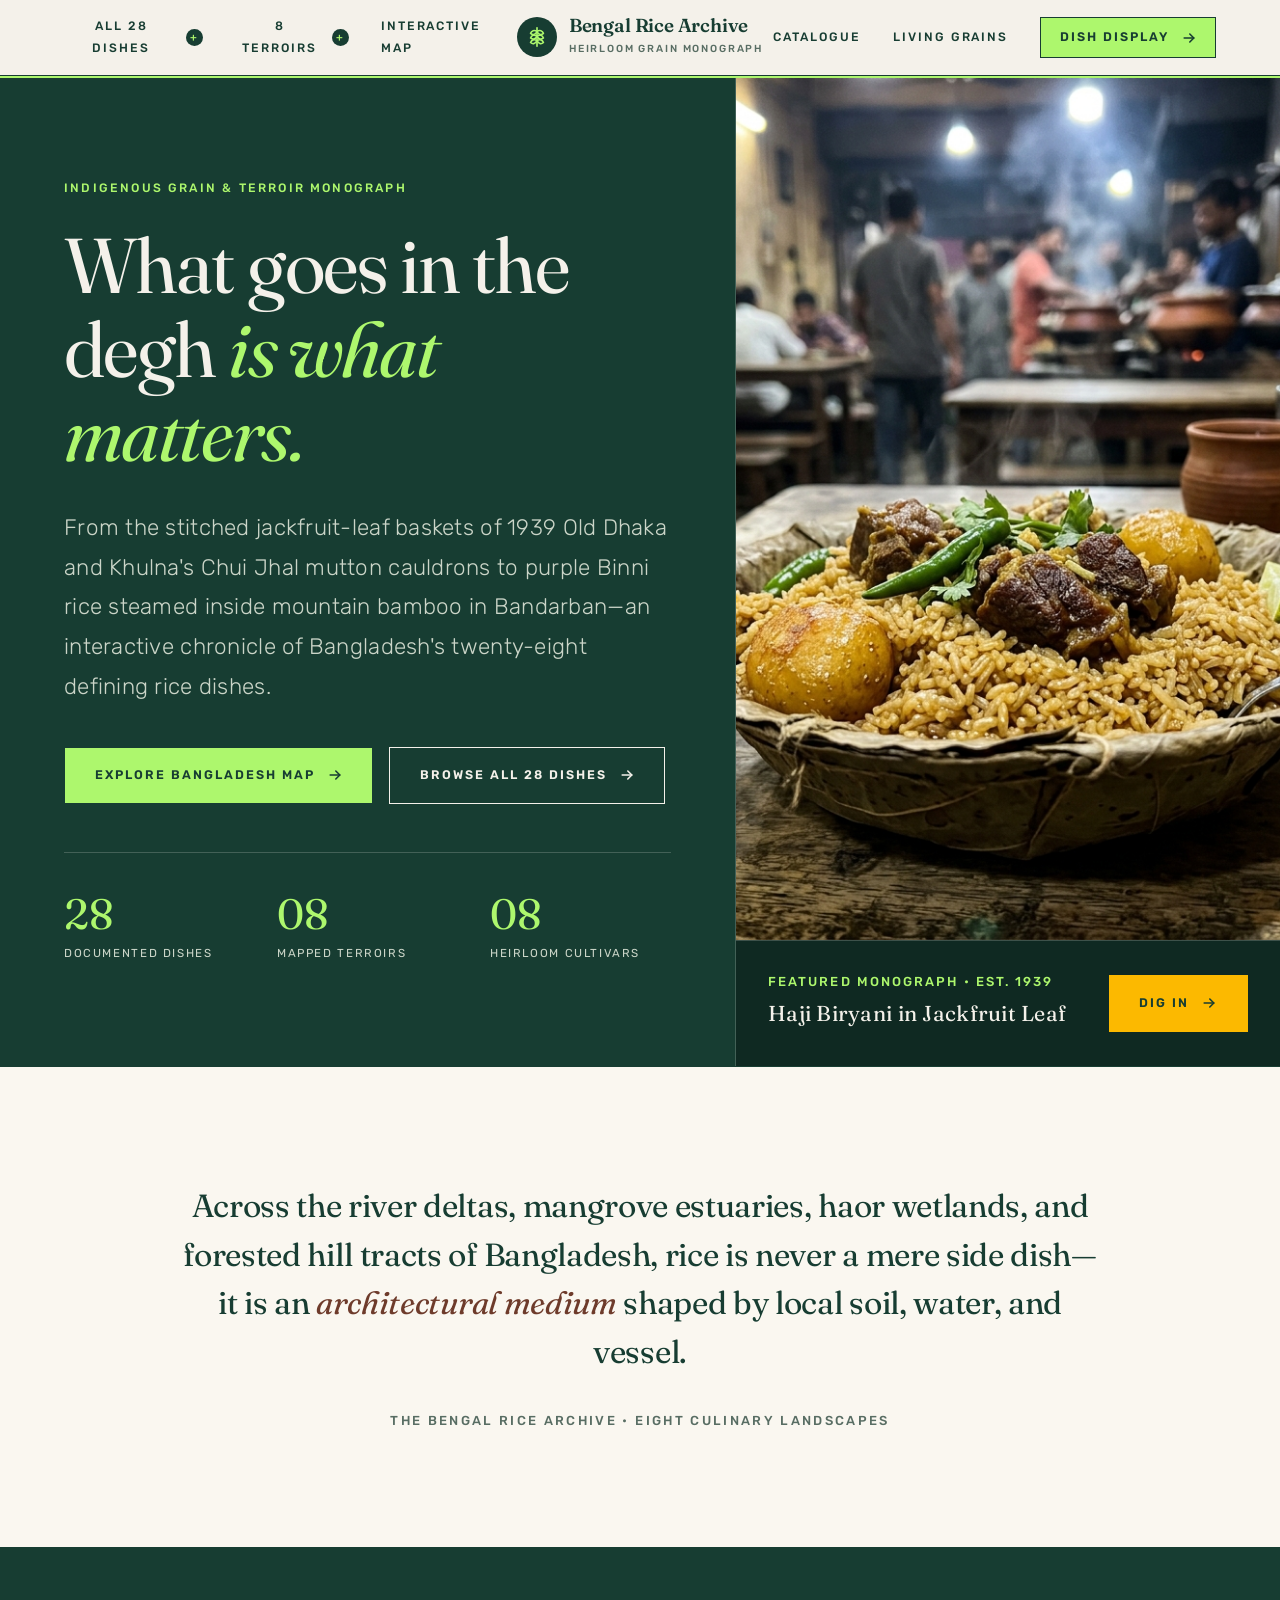
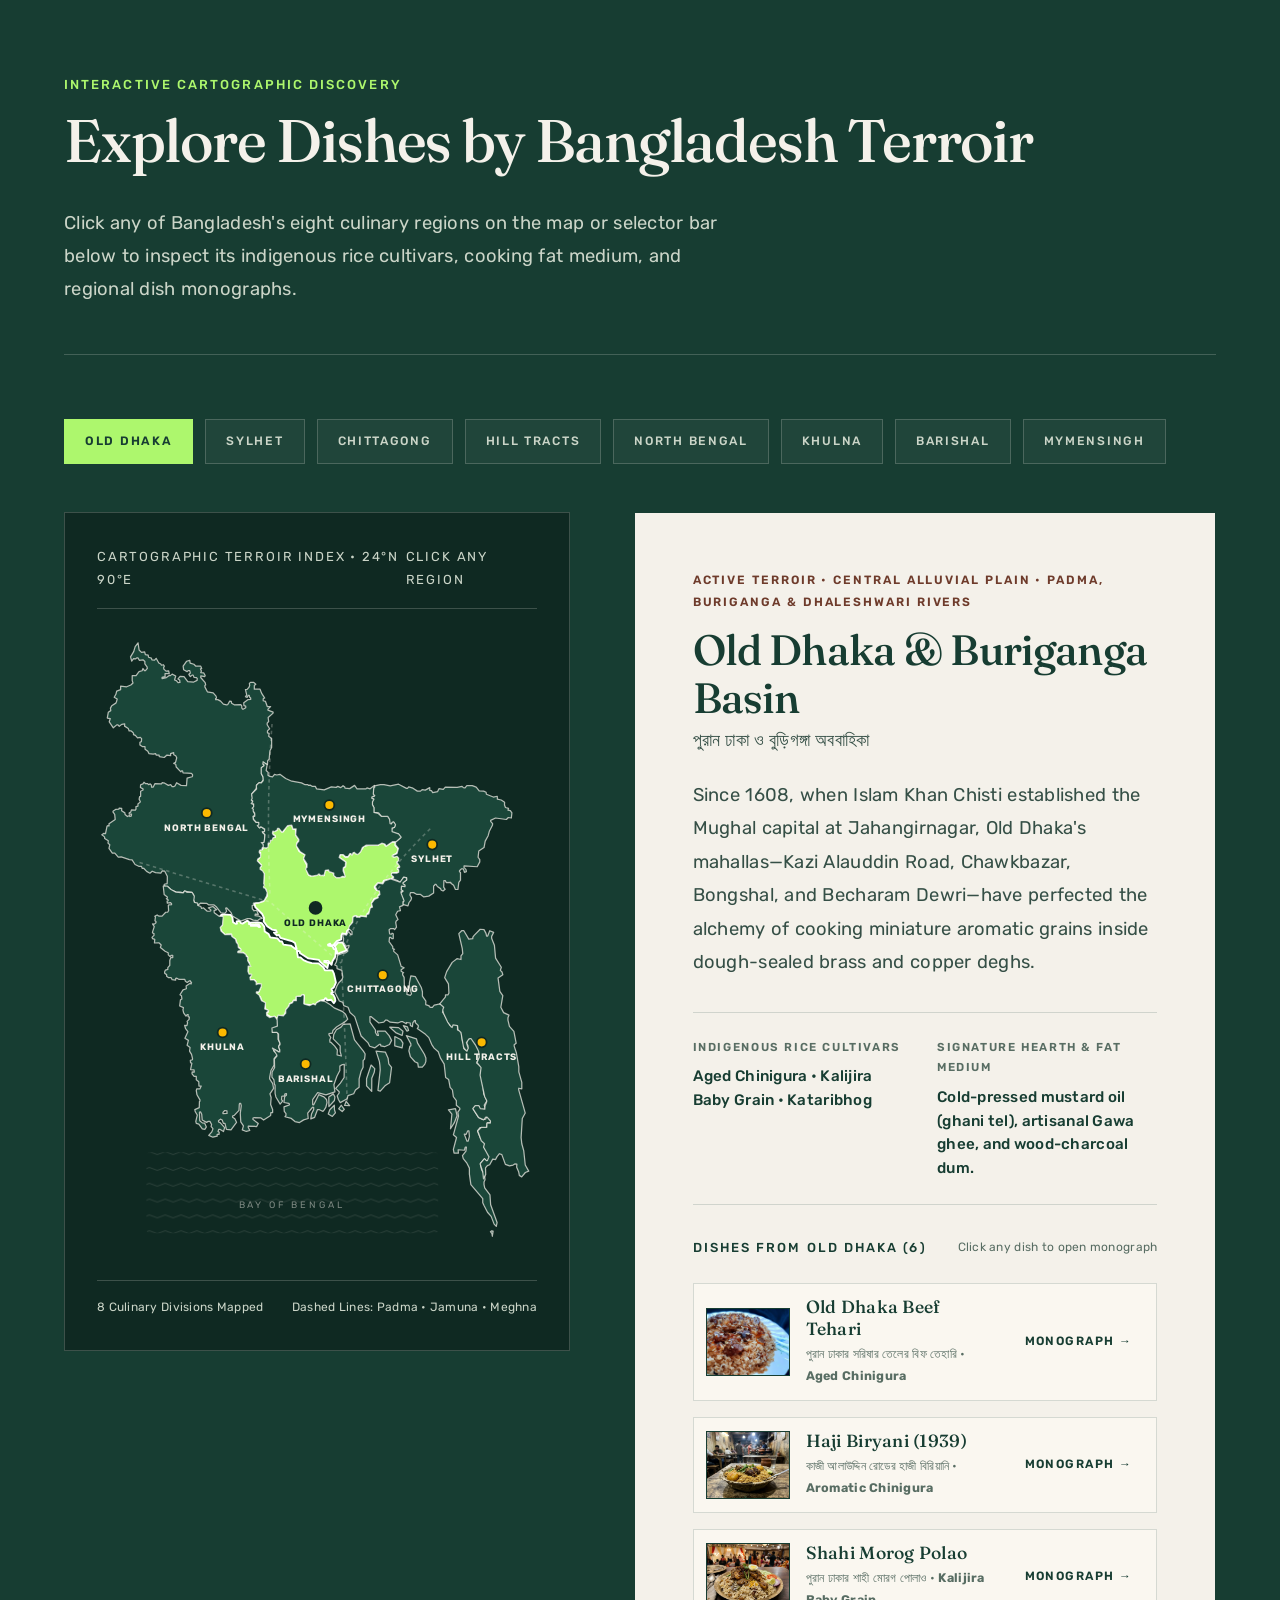
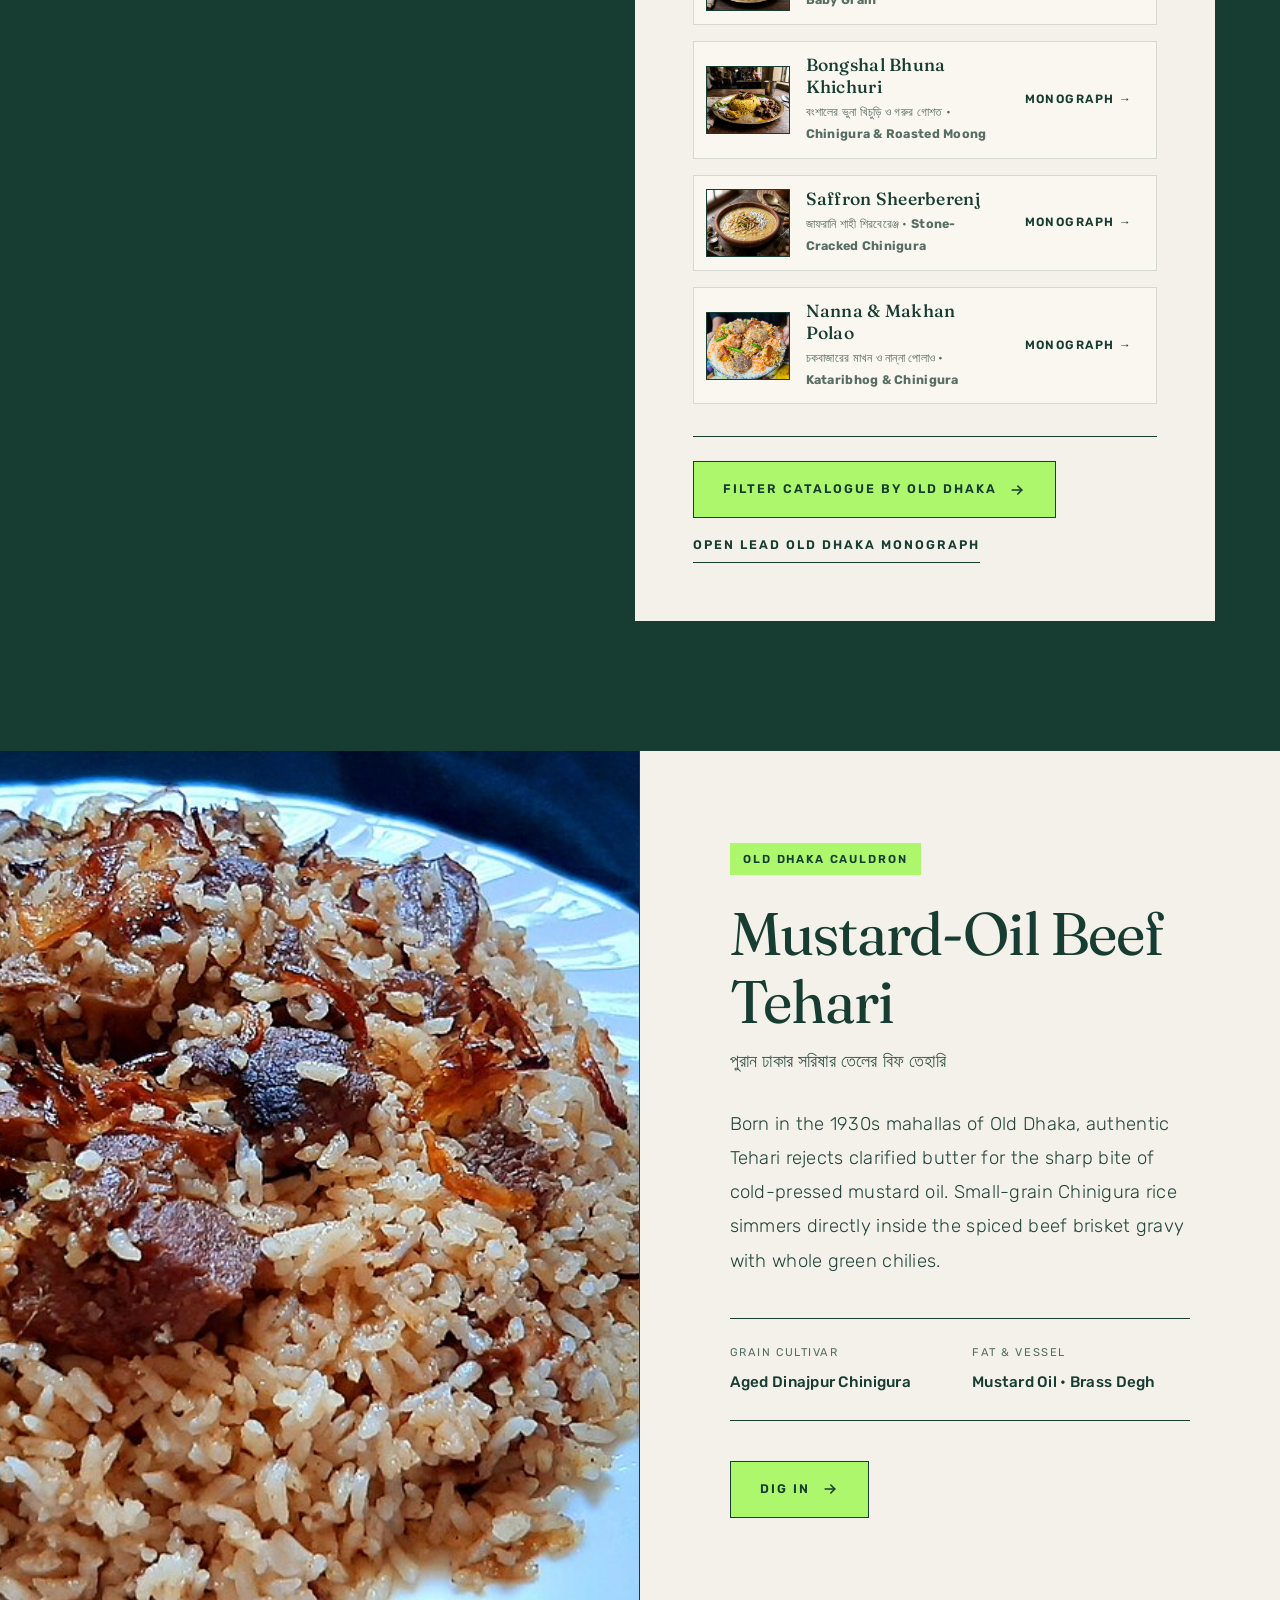
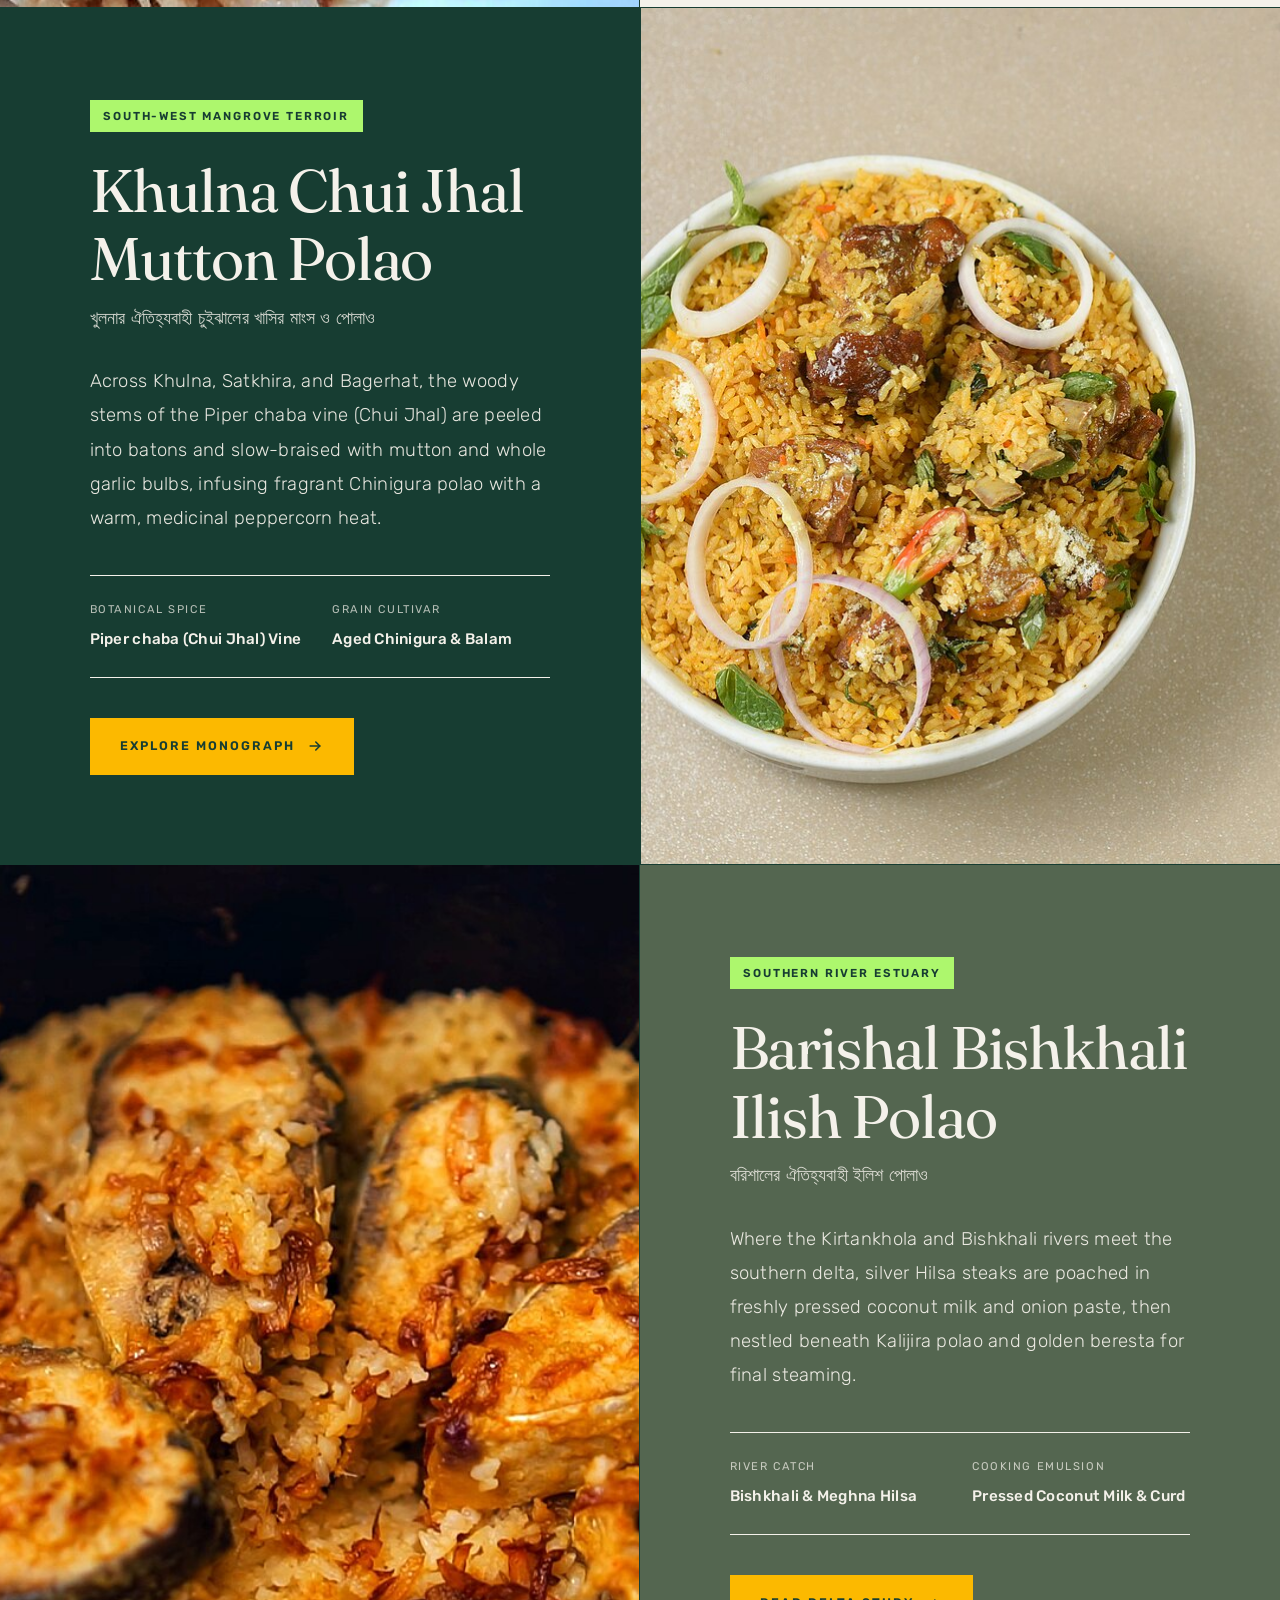
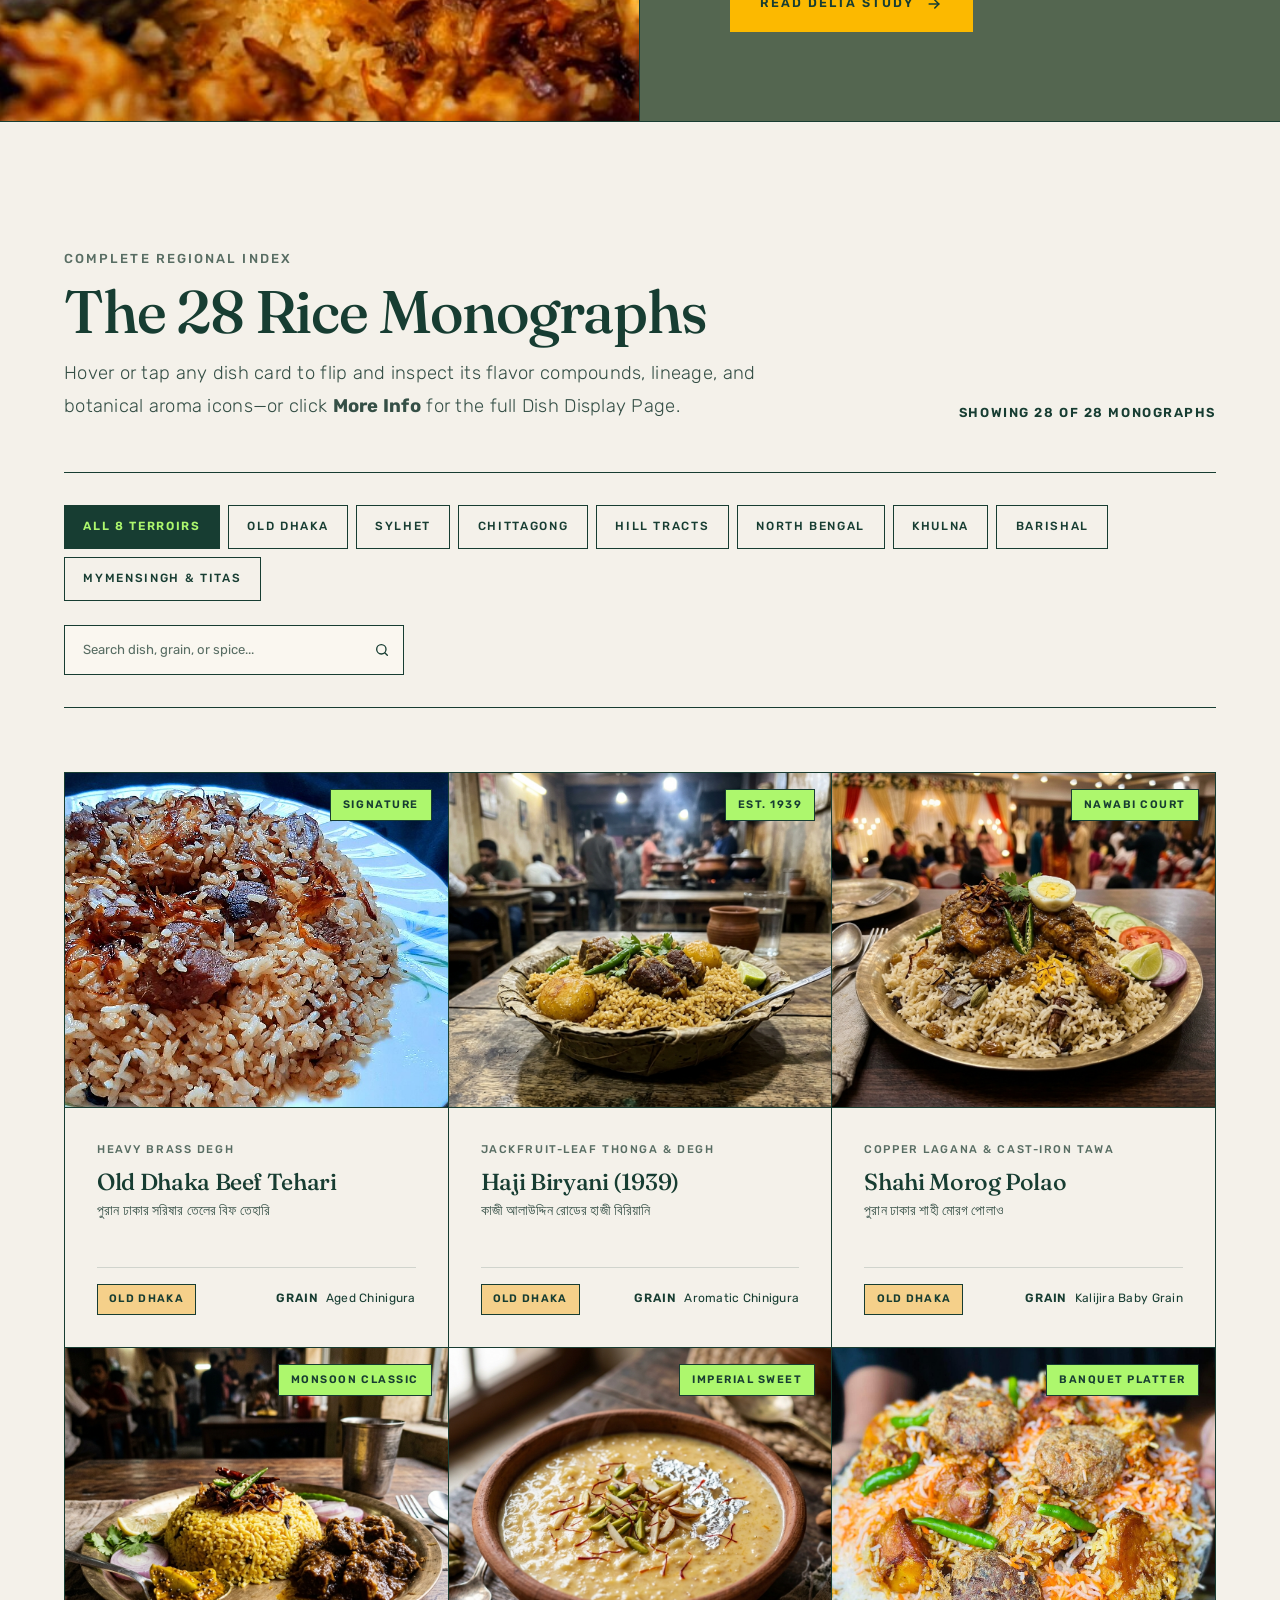
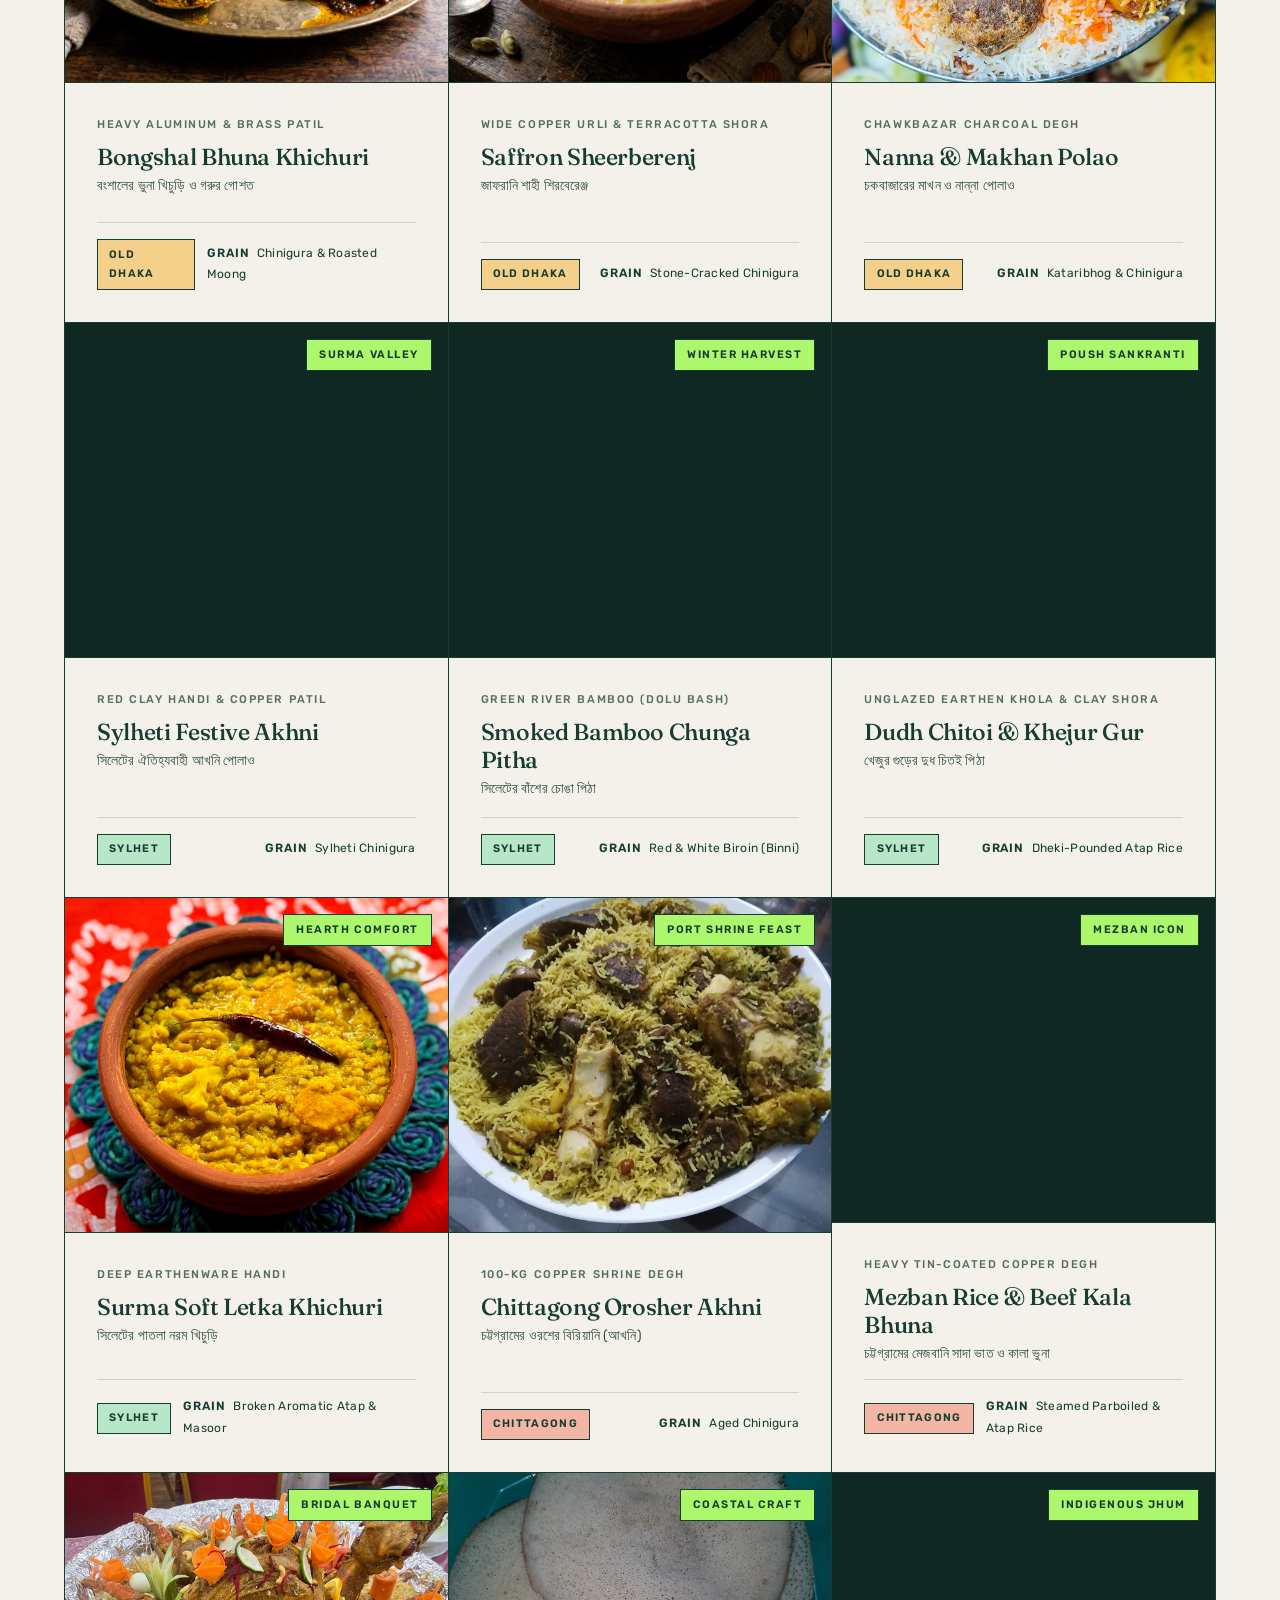
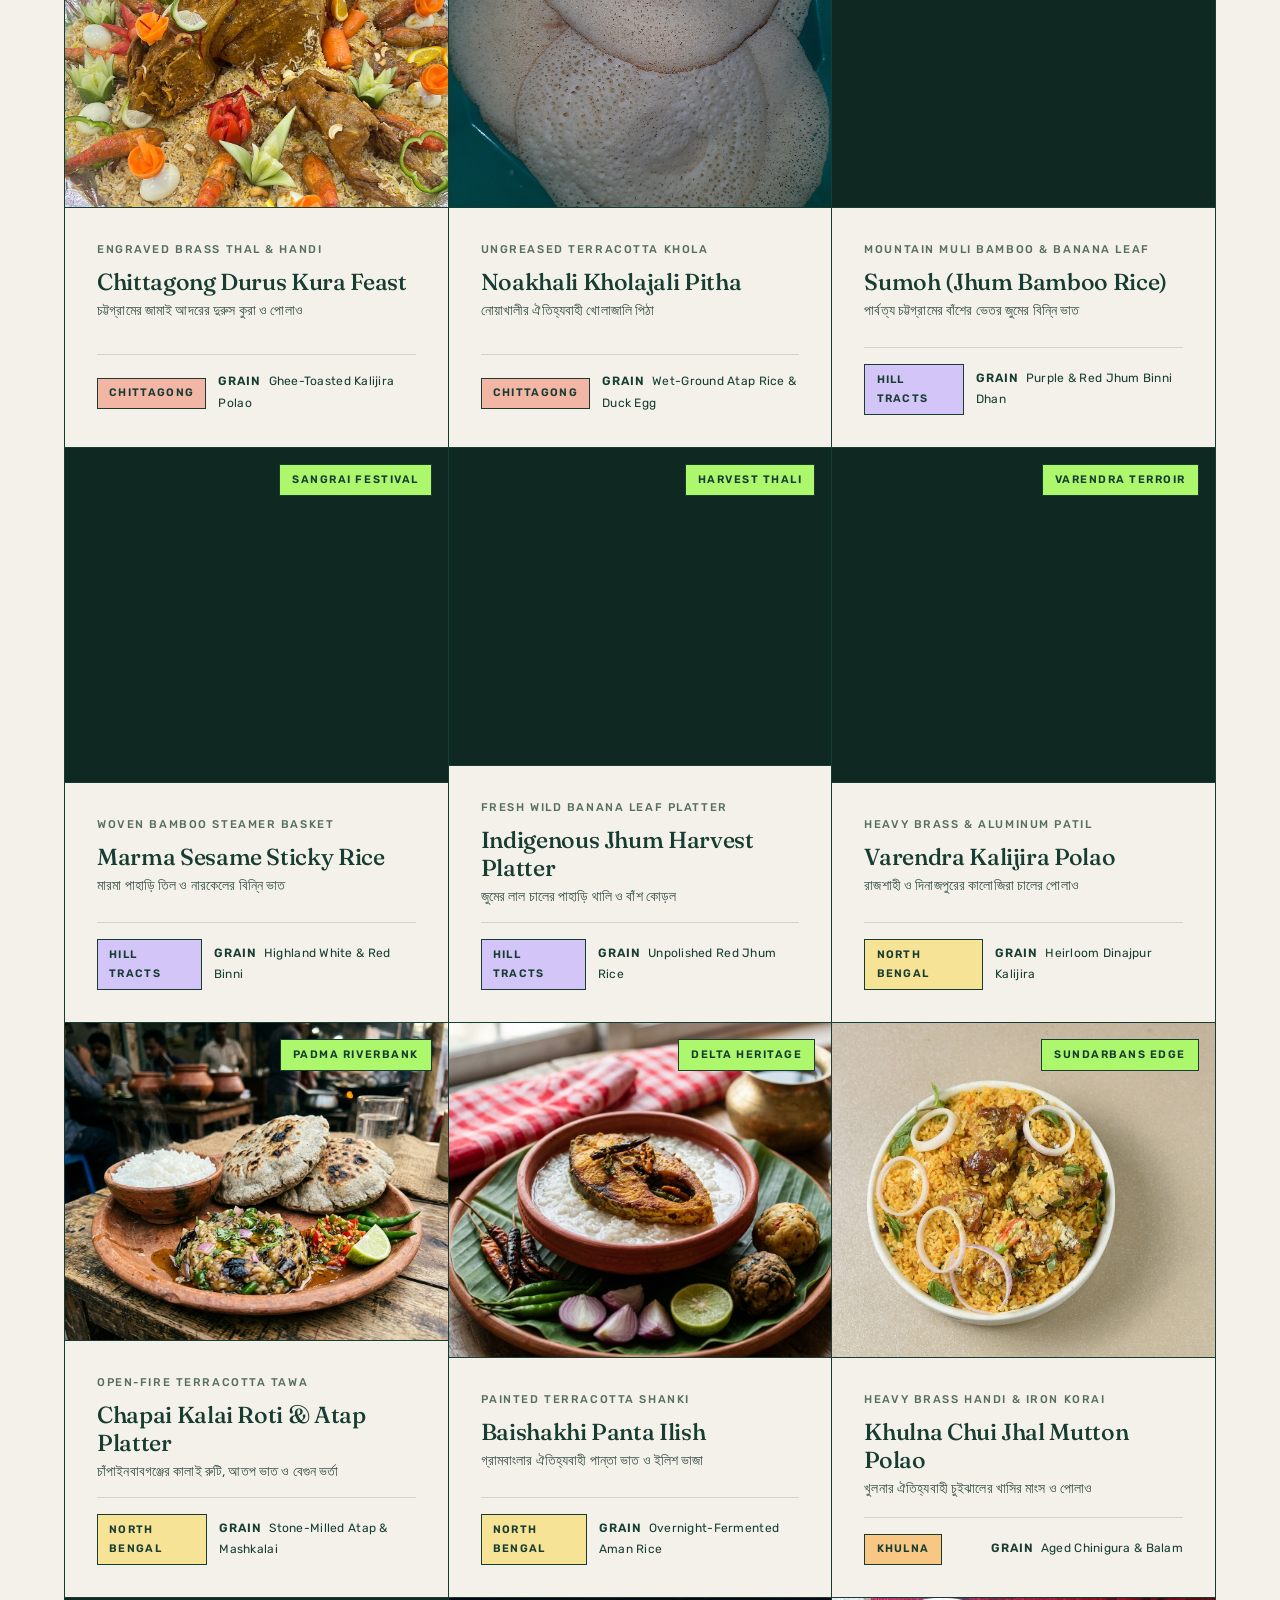
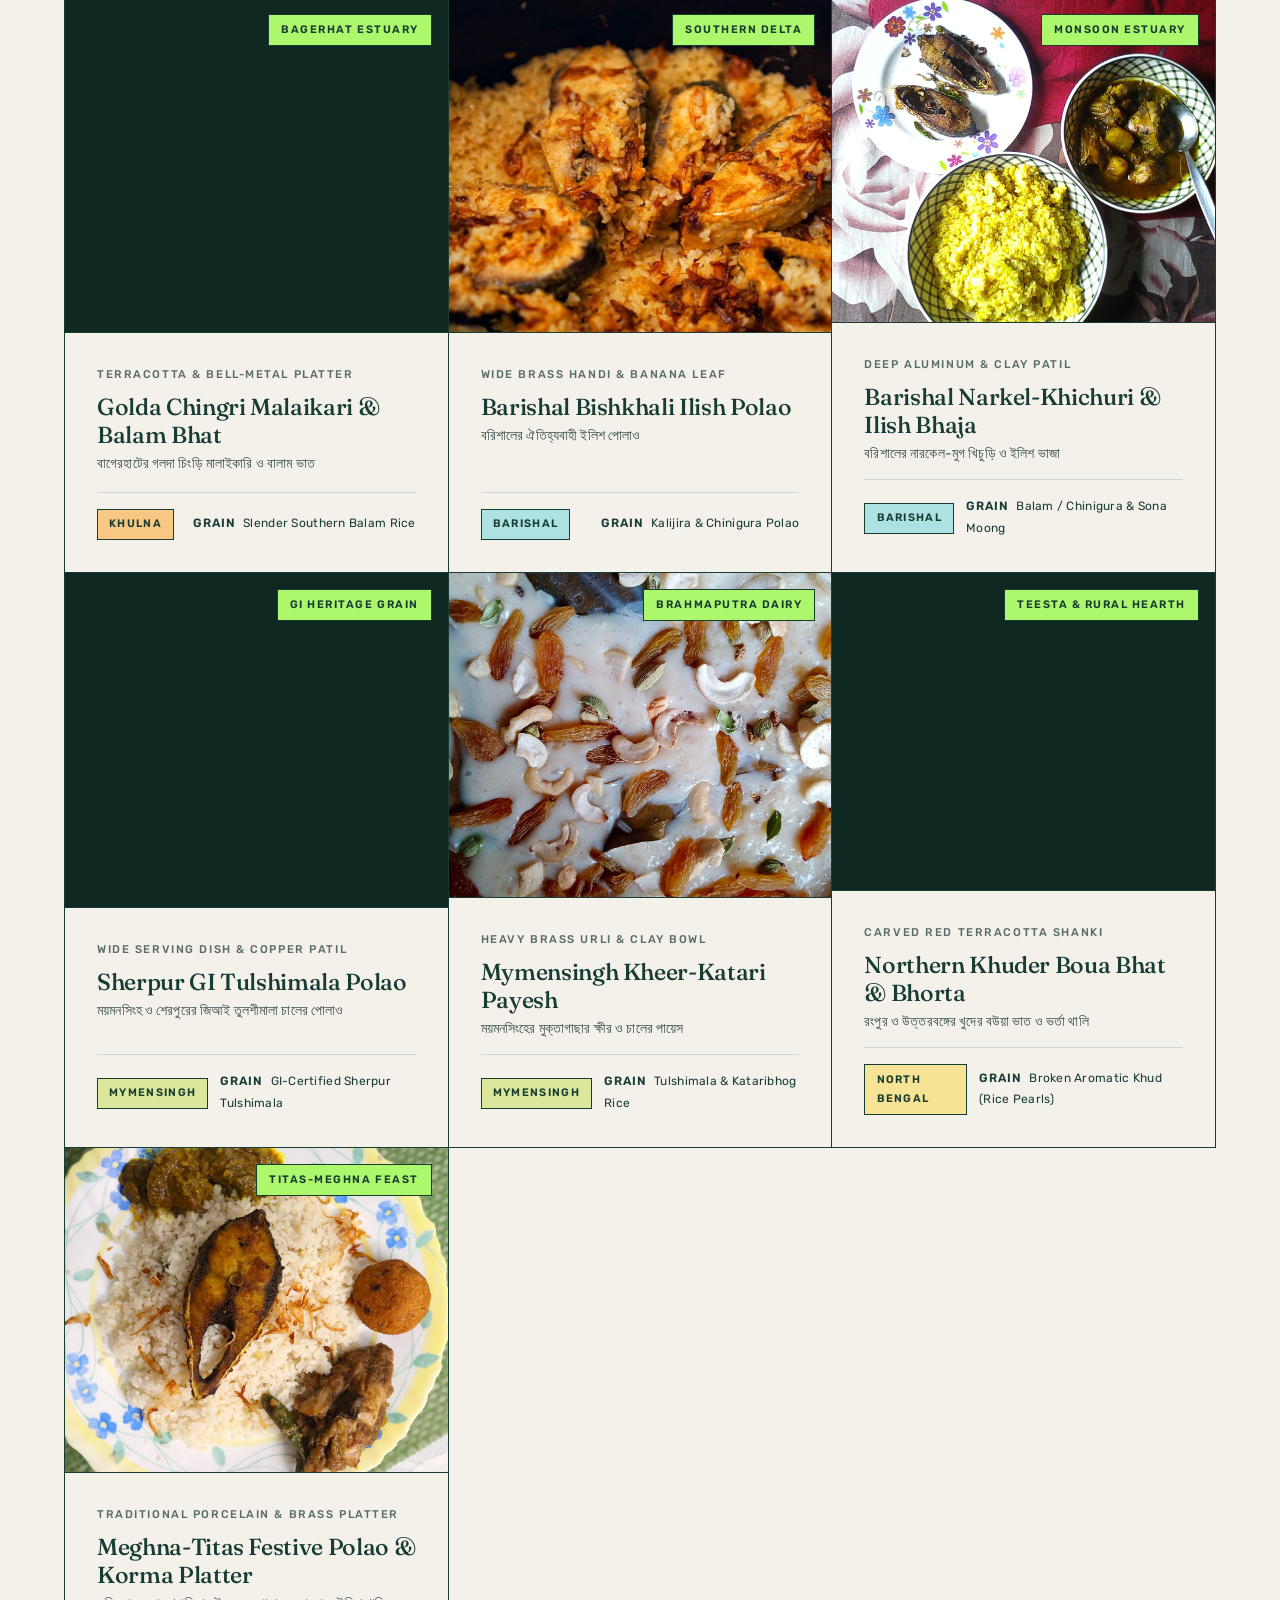
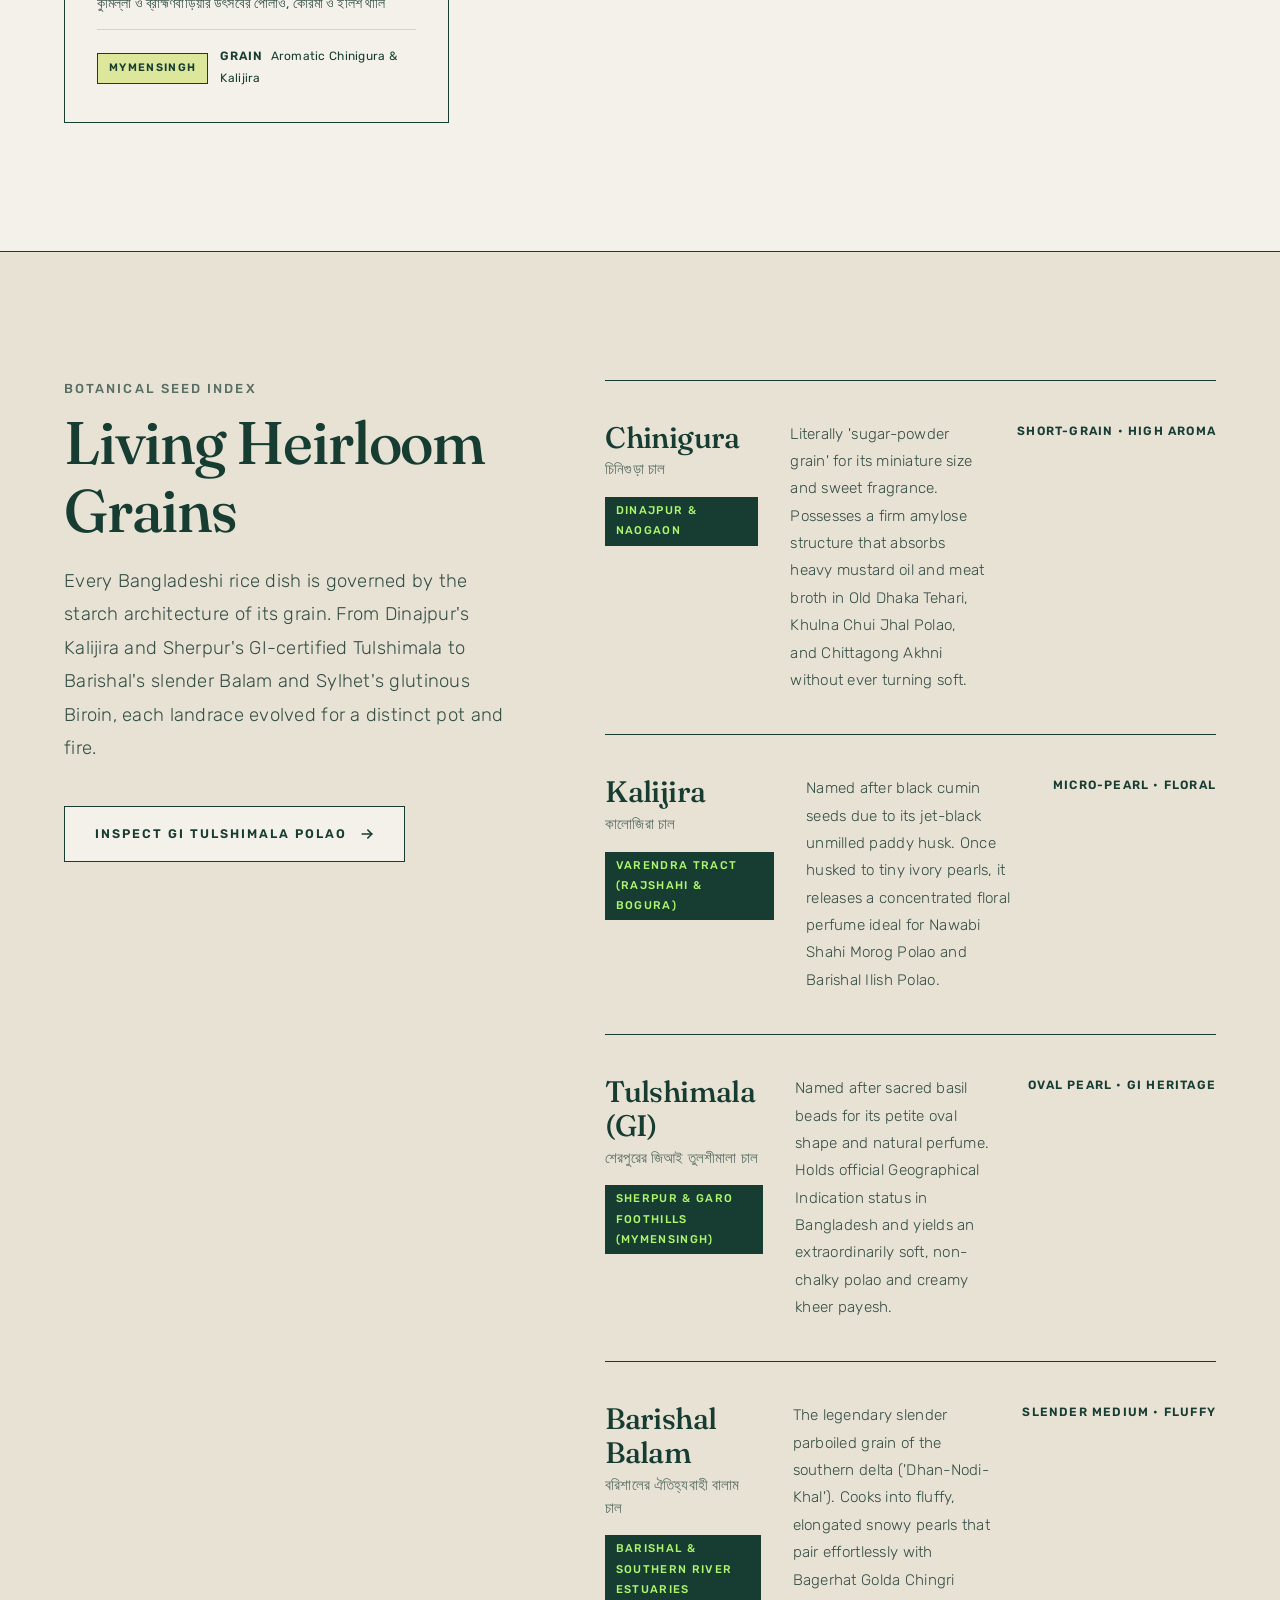
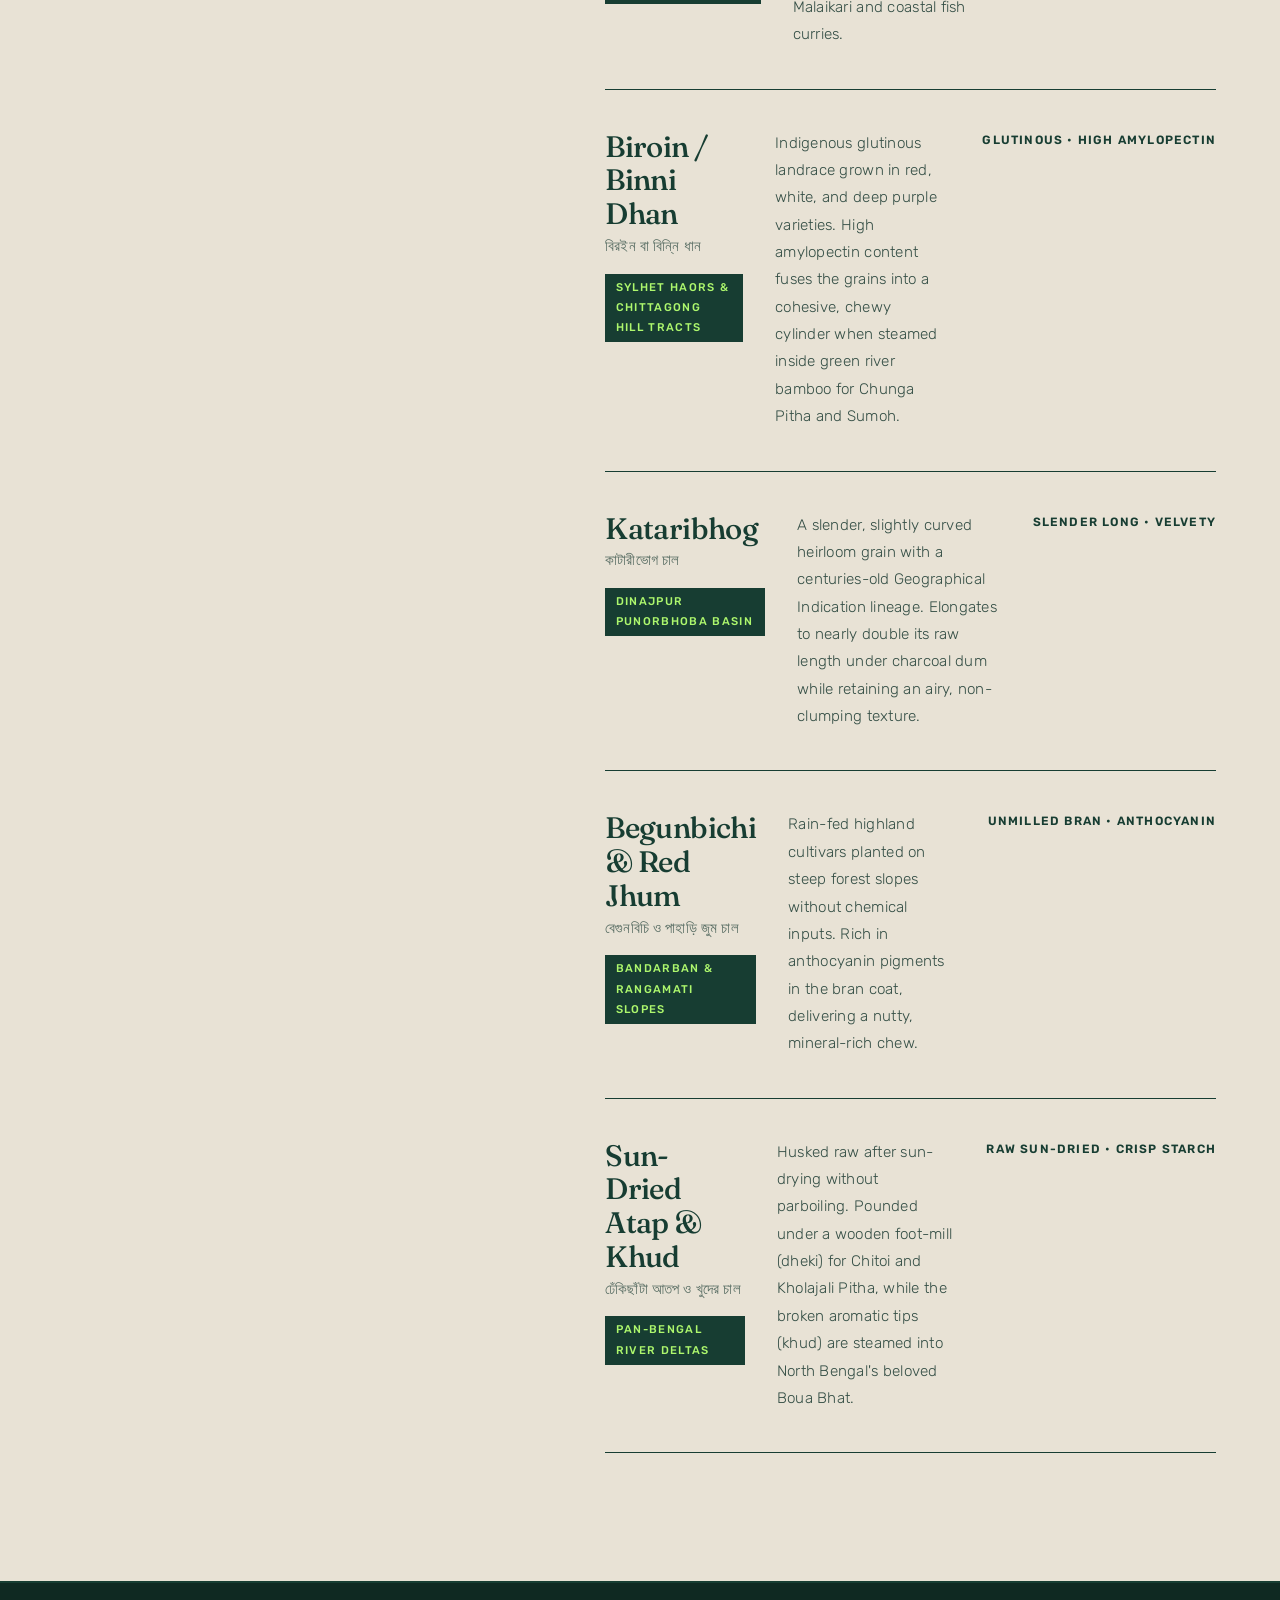
<file: index.html>
<!doctype html>
<html lang="en">
<head>
  <meta charset="utf-8">
  <meta name="viewport" content="width=device-width, initial-scale=1">
  <title>Bengal Rice Archive — Interactive Terroir Atlas &amp; 28 Rice Monographs</title>
  <meta name="description" content="An interactive cartographic and culinary monograph of 28 authentic Bangladeshi rice dishes across all 8 regional terroirs.">

  <!-- Favicon & Browser Tab Icons -->
  <link rel="icon" type="image/svg+xml" href="./favicon.svg">
  <link rel="icon" type="image/png" sizes="32x32" href="./favicon.png">
  <link rel="icon" href="./favicon.ico">
  <link rel="apple-touch-icon" href="./apple-touch-icon.png">

  <!-- Google Fonts: Strictly 2 Font Families (Fraunces Humanist Serif + Rubik Sans — Eat Xenia Pairing) -->
  <link rel="preconnect" href="https://fonts.googleapis.com">
  <link rel="preconnect" href="https://fonts.gstatic.com" crossorigin>
  <link href="https://fonts.googleapis.com/css2?family=Fraunces:ital,opsz,wght@0,9..144,400;0,9..144,500;0,9..144,600;1,9..144,400&family=Rubik:ital,wght@0,300;0,400;0,500;0,600;0,700;1,400&display=swap" rel="stylesheet">

  <!-- Modular Stylesheets -->
  <link rel="stylesheet" href="./css/tokens.css">
  <link rel="stylesheet" href="./css/base.css">
  <link rel="stylesheet" href="./css/layout.css">
  <link rel="stylesheet" href="./css/map.css">
  <link rel="stylesheet" href="./css/components.css">
</head>
<body>

  <!-- Shared Header & Expandable Mega-Drawers (Mounted via js/components/navbar.js) -->
  <div id="site-navbar-mount"></div>

  <main aria-label="Main content">

    <!-- ======================================================================
         1. ASYMMETRIC EDITORIAL HERO COVER
         ====================================================================== -->
    <section class="hero-section">
      <div class="hero-grid">
        <div class="hero-copy">
          <div class="reveal is-visible">
            <div class="hero-eyebrow">Indigenous Grain &amp; Terroir Monograph</div>
            <h1 class="hero-headline">
              What goes in the degh <span class="highlight">is what matters.</span>
            </h1>
            <p class="hero-lead">
              From the stitched jackfruit-leaf baskets of 1939 Old Dhaka and Khulna's Chui Jhal mutton cauldrons to purple Binni rice steamed inside mountain bamboo in Bandarban—an interactive chronicle of Bangladesh's twenty-eight defining rice dishes.
            </p>
            <div class="hero-actions">
              <a href="#bangladesh-map" class="button neon">
                <span>Explore Bangladesh Map</span>
                <svg class="arrow-icon" viewBox="0 0 20 20" fill="none" stroke="currentColor" stroke-width="2" stroke-linecap="round" stroke-linejoin="round"><path d="M4 10h12"/><path d="M11 5l5 5-5 5"/></svg>
              </a>
              <a href="#catalogue" class="button outline-light">
                <span>Browse All 28 Dishes</span>
                <svg class="arrow-icon" viewBox="0 0 20 20" fill="none" stroke="currentColor" stroke-width="2" stroke-linecap="round" stroke-linejoin="round"><path d="M4 10h12"/><path d="M11 5l5 5-5 5"/></svg>
              </a>
            </div>
          </div>

          <div class="hero-ledger reveal is-visible reveal-delay-1">
            <div>
              <div class="ledger-val">28</div>
              <div class="ledger-label">Documented Dishes</div>
            </div>
            <div>
              <div class="ledger-val">08</div>
              <div class="ledger-label">Mapped Terroirs</div>
            </div>
            <div>
              <div class="ledger-val">08</div>
              <div class="ledger-label">Heirloom Cultivars</div>
            </div>
          </div>
        </div>

        <div class="hero-visual">
          <div class="hero-visual-img-wrap">
            <img src="./images/dish_2.jpg"
                 alt="Haji Biryani (1939) served in stitched dried jackfruit-leaf bowl"
                 class="hero-visual-img"
                 fetchpriority="high" />
          </div>
          <div class="hero-caption-bar">
            <div>
              <div class="h5" style="color: var(--accent-neon);">Featured Monograph • Est. 1939</div>
              <div style="font-family: var(--font-display); font-size: 1.35rem; margin-top: 4px;">Haji Biryani in Jackfruit Leaf</div>
            </div>
            <a href="./dish.html?id=2" class="button yellow">
              <span>Dig In</span>
              <svg class="arrow-icon" viewBox="0 0 20 20" fill="none" stroke="currentColor" stroke-width="2" stroke-linecap="round" stroke-linejoin="round"><path d="M4 10h12"/><path d="M11 5l5 5-5 5"/></svg>
            </a>
          </div>
        </div>
      </div>
    </section>

    <!-- ======================================================================
         2. EAT XENIA EDITORIAL STATEMENT BAND (Generous Breathing Room)
         ====================================================================== -->
    <section class="xenia-statement-band">
      <div class="xenia-statement-inner reveal">
        <p class="xenia-statement-quote">
          Across the river deltas, mangrove estuaries, haor wetlands, and forested hill tracts of Bangladesh, rice is never a mere side dish—it is an <em>architectural medium</em> shaped by local soil, water, and vessel.
        </p>
        <div class="xenia-statement-source">
          The Bengal Rice Archive • Eight Culinary Landscapes
        </div>
      </div>
    </section>

    <!-- ======================================================================
         3. INTERACTIVE CULINARY MAP OF BANGLADESH (All 8 Divisions / Terroirs)
         ====================================================================== -->
    <section id="bangladesh-map" class="map-atlas-section">
      <div class="container">
        <div class="map-atlas-header reveal">
          <div>
            <div class="h5" style="color: var(--accent-neon);">Interactive Cartographic Discovery</div>
            <h2 class="map-atlas-title">Explore Dishes by Bangladesh Terroir</h2>
          </div>
          <p class="map-atlas-sub">
            Click any of Bangladesh's eight culinary regions on the map or selector bar below to inspect its indigenous rice cultivars, cooking fat medium, and regional dish monographs.
          </p>
        </div>

        <!-- Mounted via js/components/bangladesh-map.js -->
        <div id="bangladesh-map-mount" class="reveal"></div>
      </div>
    </section>

    <!-- ======================================================================
         4. FULL-BLEED EDITORIAL SPLIT BLOCKS
            (.layout-image-left & .layout-image-right)
         ====================================================================== -->

    <!-- Split Block A: Image Left (Old Dhaka Beef Tehari on Warm Cream Canvas) -->
    <section class="split-block theme-cream">
      <div class="split-grid layout-image-left">
        <div class="split-media">
          <img src="./images/dish_1.jpg" alt="Old Dhaka Beef Tehari with Chinigura rice and green chilies" loading="lazy" />
        </div>
        <div class="split-content">
          <div class="split-content-inner reveal">
            <span class="split-tag">Old Dhaka Cauldron</span>
            <h2 class="split-title">Mustard-Oil Beef Tehari</h2>
            <div class="split-bengali bengali-title">পুরান ঢাকার সরিষার তেলের বিফ তেহারি</div>
            <p class="split-desc">
              Born in the 1930s mahallas of Old Dhaka, authentic Tehari rejects clarified butter for the sharp bite of cold-pressed mustard oil. Small-grain Chinigura rice simmers directly inside the spiced beef brisket gravy with whole green chilies.
            </p>
            <div class="split-meta-table">
              <div>
                <div class="split-meta-label">Grain Cultivar</div>
                <div class="split-meta-val">Aged Dinajpur Chinigura</div>
              </div>
              <div>
                <div class="split-meta-label">Fat &amp; Vessel</div>
                <div class="split-meta-val">Mustard Oil • Brass Degh</div>
              </div>
            </div>
            <a href="./dish.html?id=1" class="button neon">
              <span>Dig In</span>
              <svg class="arrow-icon" viewBox="0 0 20 20" fill="none" stroke="currentColor" stroke-width="2" stroke-linecap="round" stroke-linejoin="round"><path d="M4 10h12"/><path d="M11 5l5 5-5 5"/></svg>
            </a>
          </div>
        </div>
      </div>
    </section>

    <!-- Split Block B: Image Right (Khulna Chui Jhal Mutton Polao on Deep Forest Canvas) -->
    <section class="split-block theme-forest">
      <div class="split-grid layout-image-right">
        <div class="split-media">
          <img src="./images/dish_21.jpg" alt="Khulna Chui Jhal Mutton Polao with Chinigura rice" loading="lazy" />
        </div>
        <div class="split-content">
          <div class="split-content-inner reveal">
            <span class="split-tag">South-West Mangrove Terroir</span>
            <h2 class="split-title">Khulna Chui Jhal Mutton Polao</h2>
            <div class="split-bengali bengali-title">খুলনার ঐতিহ্যবাহী চুইঝালের খাসির মাংস ও পোলাও</div>
            <p class="split-desc">
              Across Khulna, Satkhira, and Bagerhat, the woody stems of the Piper chaba vine (Chui Jhal) are peeled into batons and slow-braised with mutton and whole garlic bulbs, infusing fragrant Chinigura polao with a warm, medicinal peppercorn heat.
            </p>
            <div class="split-meta-table">
              <div>
                <div class="split-meta-label">Botanical Spice</div>
                <div class="split-meta-val">Piper chaba (Chui Jhal) Vine</div>
              </div>
              <div>
                <div class="split-meta-label">Grain Cultivar</div>
                <div class="split-meta-val">Aged Chinigura &amp; Balam</div>
              </div>
            </div>
            <a href="./dish.html?id=21" class="button yellow">
              <span>Explore Monograph</span>
              <svg class="arrow-icon" viewBox="0 0 20 20" fill="none" stroke="currentColor" stroke-width="2" stroke-linecap="round" stroke-linejoin="round"><path d="M4 10h12"/><path d="M11 5l5 5-5 5"/></svg>
            </a>
          </div>
        </div>
      </div>
    </section>

    <!-- Split Block C: Image Left (Barishal Bishkhali Ilish Polao on Hazel Botanical Canvas) -->
    <section class="split-block theme-hazel">
      <div class="split-grid layout-image-left">
        <div class="split-media">
          <img src="./images/dish_23.jpg" alt="Barishal Bishkhali Ilish Polao with caramelized onion beresta" loading="lazy" />
        </div>
        <div class="split-content">
          <div class="split-content-inner reveal">
            <span class="split-tag">Southern River Estuary</span>
            <h2 class="split-title">Barishal Bishkhali Ilish Polao</h2>
            <div class="split-bengali bengali-title">বরিশালের ঐতিহ্যবাহী ইলিশ পোলাও</div>
            <p class="split-desc">
              Where the Kirtankhola and Bishkhali rivers meet the southern delta, silver Hilsa steaks are poached in freshly pressed coconut milk and onion paste, then nestled beneath Kalijira polao and golden beresta for final steaming.
            </p>
            <div class="split-meta-table">
              <div>
                <div class="split-meta-label">River Catch</div>
                <div class="split-meta-val">Bishkhali &amp; Meghna Hilsa</div>
              </div>
              <div>
                <div class="split-meta-label">Cooking Emulsion</div>
                <div class="split-meta-val">Pressed Coconut Milk &amp; Curd</div>
              </div>
            </div>
            <a href="./dish.html?id=23" class="button yellow">
              <span>Read Delta Study</span>
              <svg class="arrow-icon" viewBox="0 0 20 20" fill="none" stroke="currentColor" stroke-width="2" stroke-linecap="round" stroke-linejoin="round"><path d="M4 10h12"/><path d="M11 5l5 5-5 5"/></svg>
            </a>
          </div>
        </div>
      </div>
    </section>

    <!-- ======================================================================
         5. THE 28 DISHES — GAPLESS 3-COLUMN FLIP CATALOGUE
         ====================================================================== -->
    <section id="catalogue" class="catalogue-section section-pad">
      <div class="container">
        <div class="catalogue-header reveal">
          <div>
            <div class="h5" style="color: var(--text-muted); margin-bottom: 8px;">Complete Regional Index</div>
            <h2>The 28 Rice Monographs</h2>
            <p style="color: var(--text-secondary); margin-top: 0.75rem; font-weight: 300;">
              Hover or tap any dish card to flip and inspect its flavor compounds, lineage, and botanical aroma icons—or click <strong>More Info</strong> for the full Dish Display Page.
            </p>
          </div>
          <div class="mono" id="catalogue-count" style="font-weight: 600;">
            SHOWING 28 OF 28 MONOGRAPHS
          </div>
        </div>

        <!-- Filter Bar (All 8 Terroirs) & Search -->
        <div class="catalogue-controls reveal">
          <div class="filter-tabs" role="tablist" aria-label="Filter dishes by region">
            <button type="button" class="filter-tab is-active" data-region="all">All 8 Terroirs</button>
            <button type="button" class="filter-tab" data-region="Old Dhaka">Old Dhaka</button>
            <button type="button" class="filter-tab" data-region="Sylhet">Sylhet</button>
            <button type="button" class="filter-tab" data-region="Chittagong">Chittagong</button>
            <button type="button" class="filter-tab" data-region="Hill Tracts">Hill Tracts</button>
            <button type="button" class="filter-tab" data-region="North Bengal">North Bengal</button>
            <button type="button" class="filter-tab" data-region="Khulna">Khulna</button>
            <button type="button" class="filter-tab" data-region="Barishal">Barishal</button>
            <button type="button" class="filter-tab" data-region="Mymensingh">Mymensingh &amp; Titas</button>
          </div>

          <div class="search-box">
            <input type="search"
                   id="catalogue-search"
                   class="search-input"
                   placeholder="Search dish, grain, or spice..."
                   aria-label="Search dishes" />
            <svg class="search-icon" viewBox="0 0 24 24" fill="none" stroke="currentColor" stroke-width="2" stroke-linecap="round" stroke-linejoin="round" aria-hidden="true">
              <circle cx="11" cy="11" r="7"/>
              <path d="M20 20l-3.5-3.5"/>
            </svg>
          </div>
        </div>

        <!-- Gapless 3-Col Flip Grid (Mounted via js/home.js) -->
        <div id="products-grid" class="products-grid-gapless"></div>
      </div>
    </section>

    <!-- ======================================================================
         6. HEIRLOOM GRAIN BOTANICAL LEDGER (Sticky Intro + 8 Cultivar Rows)
         ====================================================================== -->
    <section id="grains" class="grains-section section-pad">
      <div class="container">
        <div class="grains-layout">
          <div class="grains-sticky-intro reveal">
            <div class="h5" style="color: var(--text-muted); margin-bottom: 10px;">Botanical Seed Index</div>
            <h2>Living Heirloom Grains</h2>
            <p style="color: var(--text-secondary); margin-top: 1.25rem; font-weight: 300;">
              Every Bangladeshi rice dish is governed by the starch architecture of its grain. From Dinajpur's Kalijira and Sherpur's GI-certified Tulshimala to Barishal's slender Balam and Sylhet's glutinous Biroin, each landrace evolved for a distinct pot and fire.
            </p>
            <div style="margin-top: 2.5rem;">
              <a href="./dish.html?id=25" class="button">
                <span>Inspect GI Tulshimala Polao</span>
                <svg class="arrow-icon" viewBox="0 0 20 20" fill="none" stroke="currentColor" stroke-width="2" stroke-linecap="round" stroke-linejoin="round"><path d="M4 10h12"/><path d="M11 5l5 5-5 5"/></svg>
              </a>
            </div>
          </div>

          <!-- Ledger Rows (Mounted via js/home.js) -->
          <div id="grains-ledger-mount" class="grain-ledger-list"></div>
        </div>
      </div>
    </section>

  </main>

  <!-- ========================================================================
       7. EDITORIAL FOOTER
       ======================================================================== -->
  <footer class="site-footer">
    <div class="container">
      <div class="footer-top">
        <div>
          <div class="h4" style="color: var(--accent-neon); margin-bottom: 1rem;">Bengal Rice Archive</div>
          <p style="font-size: var(--text-sm); font-weight: 300; color: var(--text-on-dark-muted); max-width: 44ch;">
            An open cartographic and culinary monograph documenting the indigenous rice cultivars, cauldron physics, and regional feasts of Bangladesh.
          </p>
        </div>

        <div>
          <div class="footer-col-title">Eight Regional Terroirs</div>
          <ul class="footer-links">
            <li><a href="./?region=Old%20Dhaka#bangladesh-map">Old Dhaka &amp; Buriganga Basin</a></li>
            <li><a href="./?region=Sylhet#bangladesh-map">Sylhet &amp; Surma-Haor Valley</a></li>
            <li><a href="./?region=Chittagong#bangladesh-map">Chittagong &amp; Coastal Mezban</a></li>
            <li><a href="./?region=Hill%20Tracts#bangladesh-map">Chittagong Hill Tracts Jhum</a></li>
            <li><a href="./?region=North%20Bengal#bangladesh-map">Rajshahi, Varendra &amp; Teesta North</a></li>
            <li><a href="./?region=Khulna#bangladesh-map">Khulna &amp; Sundarbans Mangrove</a></li>
            <li><a href="./?region=Barishal#bangladesh-map">Barishal &amp; Southern River Delta</a></li>
            <li><a href="./?region=Mymensingh#bangladesh-map">Mymensingh, Garo Hills &amp; Titas</a></li>
          </ul>
        </div>

        <div>
          <div class="footer-col-title">Featured Monographs</div>
          <ul class="footer-links">
            <li><a href="./dish.html?id=1">Old Dhaka Beef Tehari</a></li>
            <li><a href="./dish.html?id=2">Haji Biryani in Jackfruit Leaf (1939)</a></li>
            <li><a href="./dish.html?id=8">Smoked Bamboo Chunga Pitha</a></li>
            <li><a href="./dish.html?id=21">Khulna Chui Jhal Mutton Polao</a></li>
            <li><a href="./dish.html?id=23">Barishal Bishkhali Ilish Polao</a></li>
            <li><a href="./dish.html?id=25">Sherpur GI Tulshimala Polao</a></li>
          </ul>
        </div>
      </div>

      <div class="footer-bottom">
        <div>&copy; 2026 Bengal Rice Archive. Culinary &amp; Botanical Monograph.</div>
        <div>28 Verified Authentic Photographs • 8 Interactive Terroirs</div>
      </div>
    </div>
  </footer>

  <!-- Modular Scripts -->
  <script src="./js/data/dishes.js" defer></script>
  <script src="./js/data/regions.js" defer></script>
  <script src="./js/data/grains.js" defer></script>
  <script src="./js/components/icons.js" defer></script>
  <script src="./js/components/navbar.js" defer></script>
  <script src="./js/components/flip-card.js" defer></script>
  <script src="./js/components/bangladesh-map.js" defer></script>
  <script src="./js/home.js" defer></script>
</body>
</html>
</file>
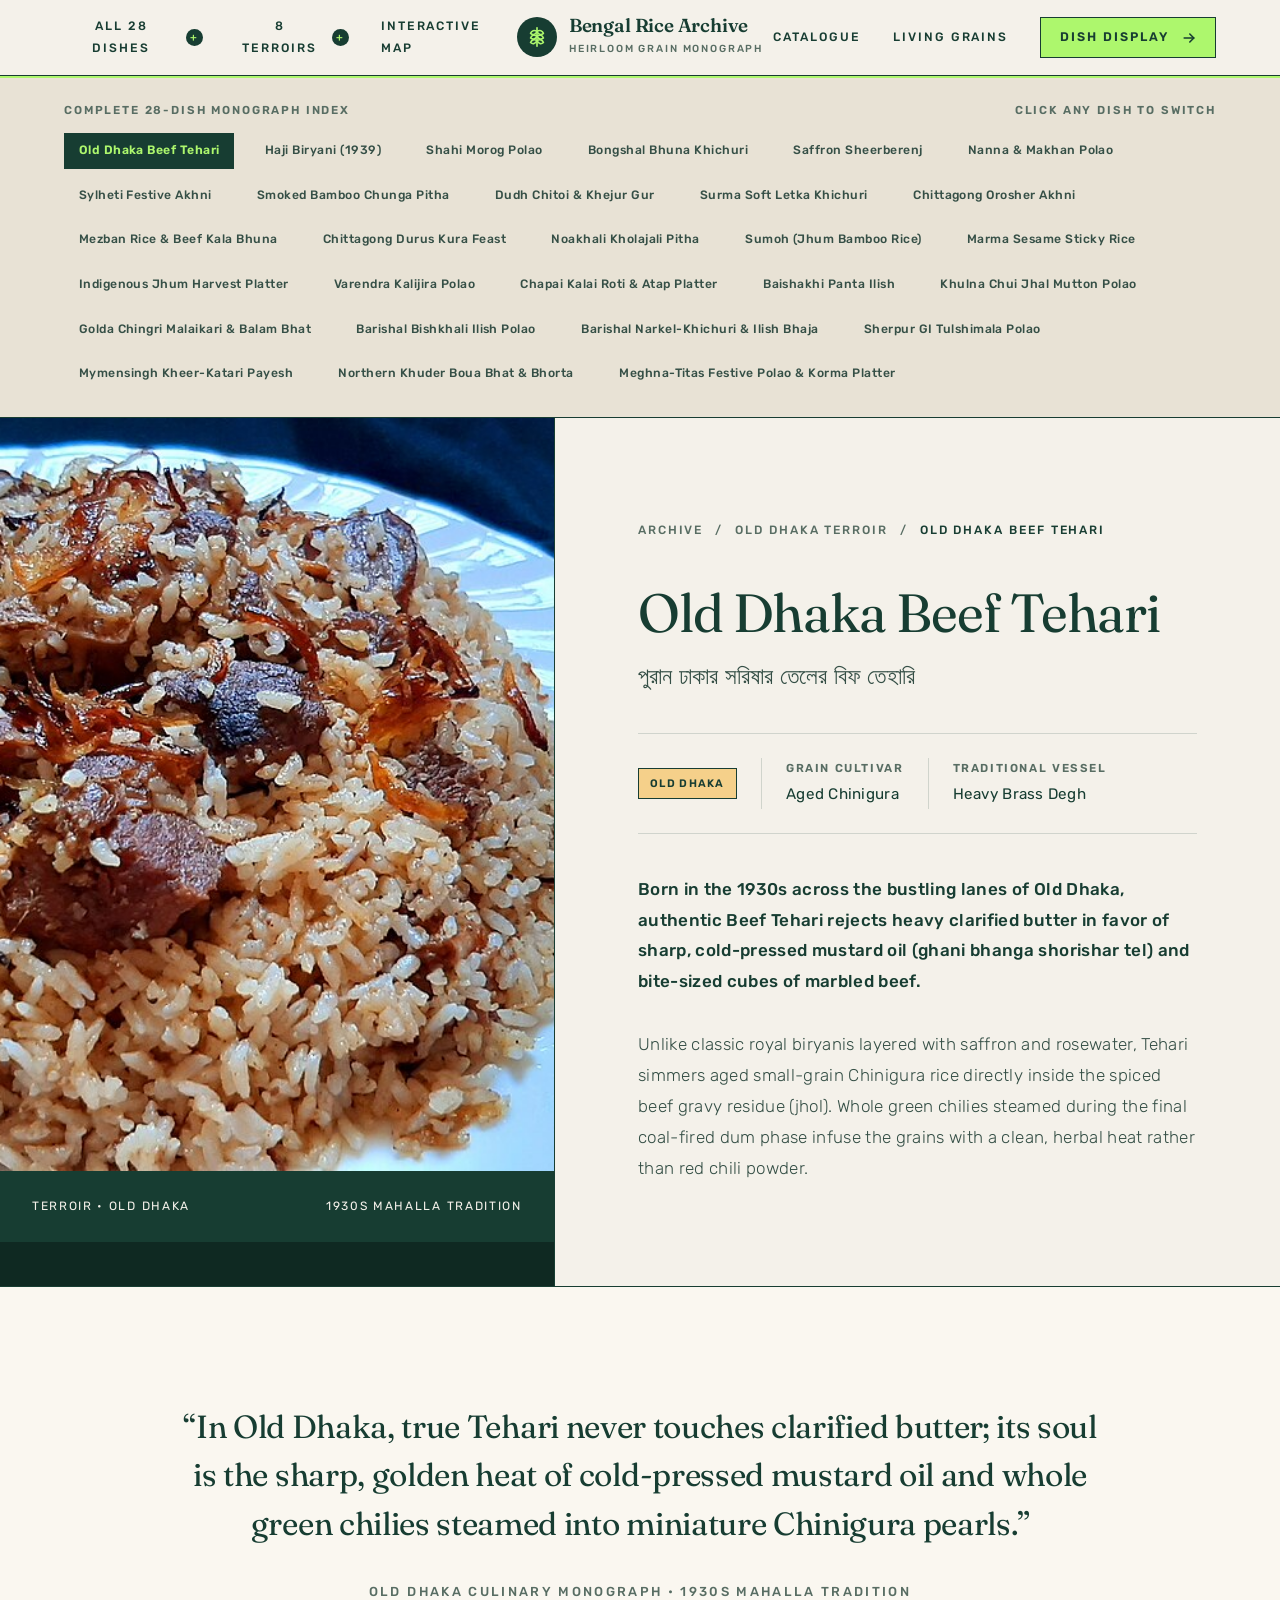
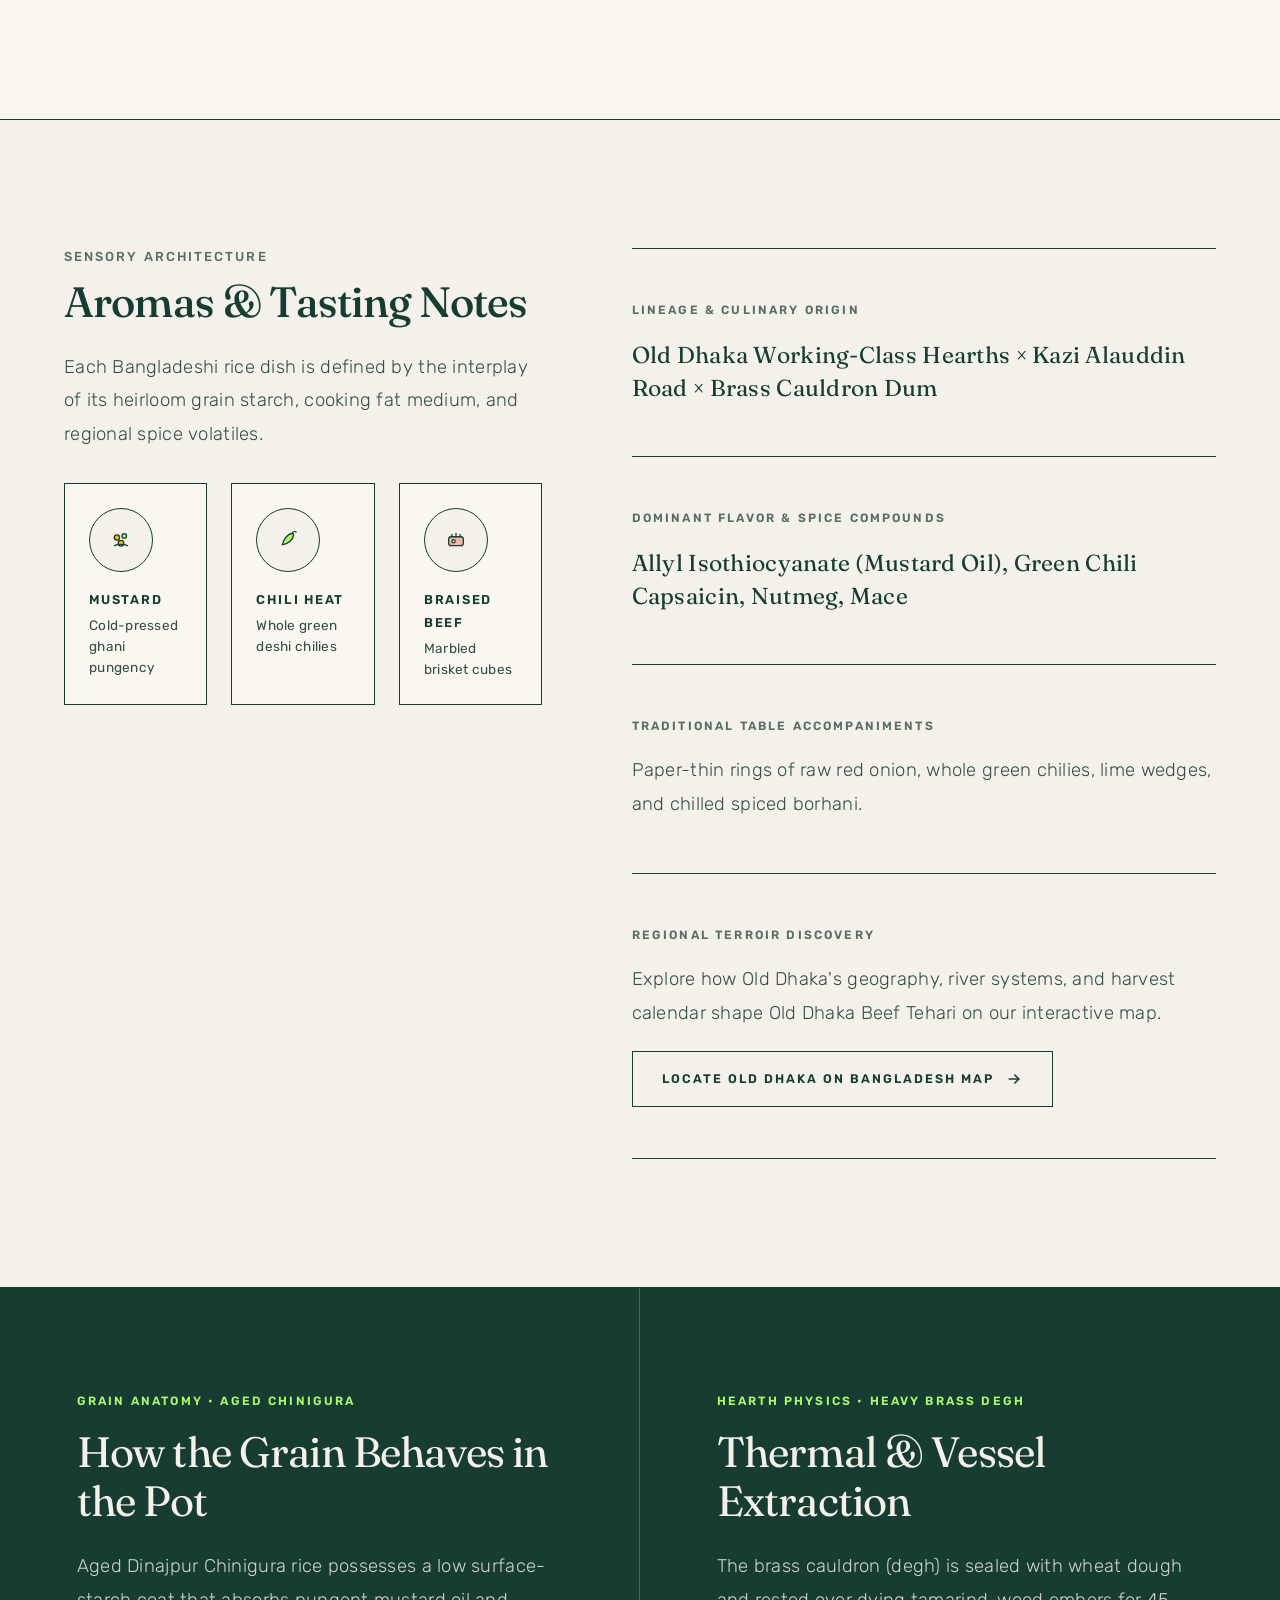
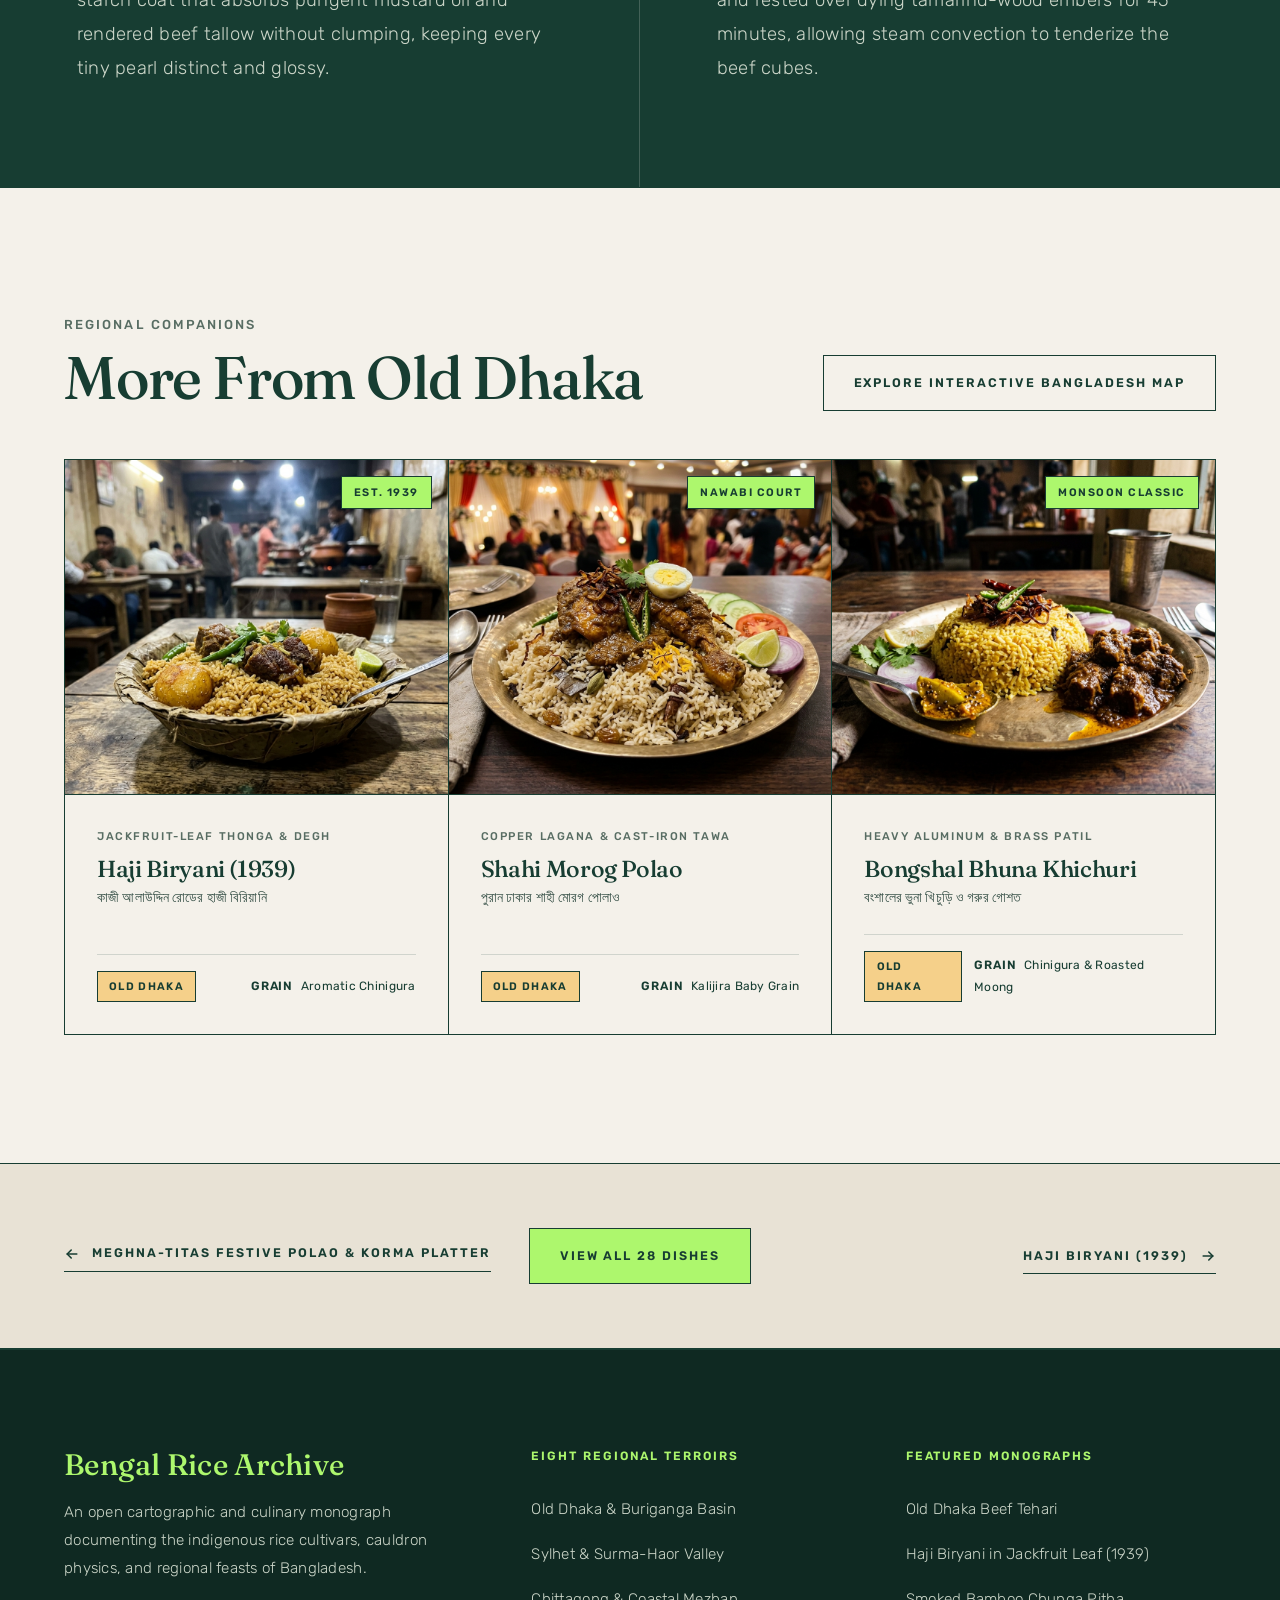
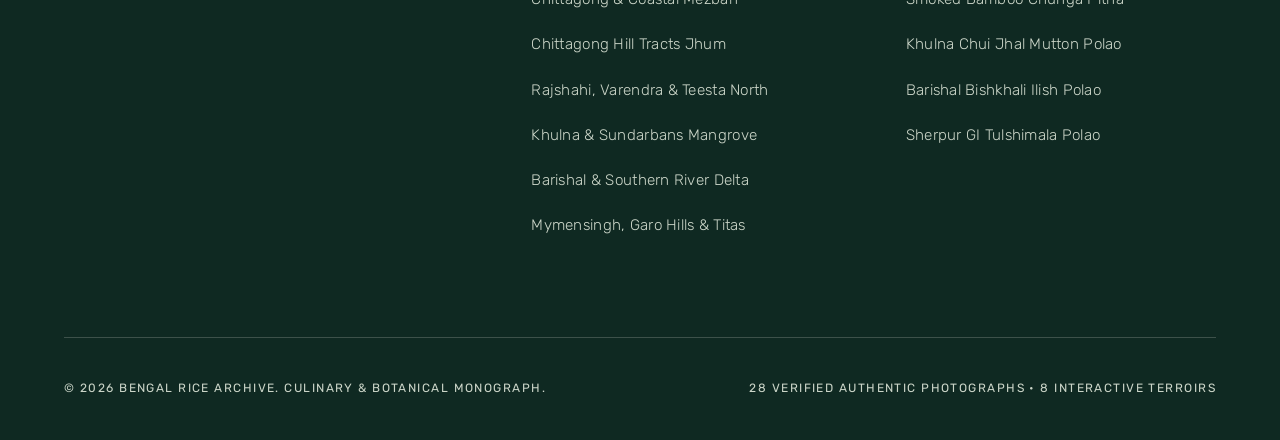
<file: dish.html>
<!doctype html>
<html lang="en">
<head>
  <meta charset="utf-8">
  <meta name="viewport" content="width=device-width, initial-scale=1">
  <title>Dish Monograph — Bengal Rice Archive</title>
  <meta name="description" content="Detailed culinary monograph, heirloom grain anatomy, lineage, and botanical aroma profile.">

  <!-- Favicon & Browser Tab Icons -->
  <link rel="icon" type="image/svg+xml" href="./favicon.svg">
  <link rel="icon" type="image/png" sizes="32x32" href="./favicon.png">
  <link rel="icon" href="./favicon.ico">
  <link rel="apple-touch-icon" href="./apple-touch-icon.png">

  <!-- Google Fonts: Strictly 2 Font Families (Fraunces Humanist Serif + Rubik Sans — Eat Xenia Pairing) -->
  <link rel="preconnect" href="https://fonts.googleapis.com">
  <link rel="preconnect" href="https://fonts.gstatic.com" crossorigin>
  <link href="https://fonts.googleapis.com/css2?family=Fraunces:ital,opsz,wght@0,9..144,400;0,9..144,500;0,9..144,600;1,9..144,400&family=Rubik:ital,wght@0,300;0,400;0,500;0,600;0,700;1,400&display=swap" rel="stylesheet">

  <!-- Modular Stylesheets -->
  <link rel="stylesheet" href="./css/tokens.css">
  <link rel="stylesheet" href="./css/base.css">
  <link rel="stylesheet" href="./css/layout.css">
  <link rel="stylesheet" href="./css/components.css">
  <link rel="stylesheet" href="./css/dish-page.css">
</head>
<body>

  <!-- Shared Header & Expandable Mega-Drawers (Mounted via js/components/navbar.js) -->
  <div id="site-navbar-mount"></div>

  <main aria-label="Dish Monograph">

    <!-- ======================================================================
         1. HORIZONTAL 28-DISH DIRECTORY SUB-MENU
         ====================================================================== -->
    <header class="dish-submenu" aria-label="Quick Dish Switcher">
      <div class="container">
        <div class="dish-submenu-header">
          <span>Complete 28-Dish Monograph Index</span>
          <span>Click any dish to switch</span>
        </div>
        <div id="dish-submenu-mount" class="dish-submenu-list"></div>
      </div>
    </header>

    <!-- ======================================================================
         2. UN-CROWDED SINGLE DISH HERO SPLIT
            (Generous breathing room for Dish Title, Bengali Script & Lead Story)
         ====================================================================== -->
    <article id="single-dish-mount" class="single-dish-article"></article>

    <!-- ======================================================================
         3. EAT XENIA CENTERPIECE EDITORIAL QUOTE BAND
            (Spacious 96px-136px vertical padding around the dish's soul quote)
         ====================================================================== -->
    <section id="dish-quote-mount" class="xenia-statement-band" aria-label="Editorial Statement"></section>

    <!-- ======================================================================
         4. SPACIOUS ARCHITECTURAL MONOGRAPH LEDGER
            (Left: 3 Circular Botanical SVG Aromas | Right: Wide-Breathing Spec Rows)
         ====================================================================== -->
    <section id="dish-ledger-mount" class="monograph-ledger-section" aria-label="Dish Specifications"></section>

    <!-- ======================================================================
         5. ASYMMETRIC CULINARY STUDY BAND (Grain Anatomy & Hearth Physics)
         ====================================================================== -->
    <section id="anatomy" class="culinary-study-band">
      <div id="culinary-study-mount"></div>
    </section>

    <!-- ======================================================================
         6. RELATED DISHES FROM THIS TERROIR
         ====================================================================== -->
    <section class="catalogue-section section-pad">
      <div class="container">
        <div class="catalogue-header">
          <div>
            <div class="h5" style="color: var(--text-muted); margin-bottom: 8px;">Regional Companions</div>
            <h2 id="related-terroir-heading">More From This Terroir</h2>
          </div>
          <a href="./#bangladesh-map" class="button">
            <span>Explore Interactive Bangladesh Map</span>
          </a>
        </div>

        <div id="related-dishes-grid" class="products-grid-gapless"></div>
      </div>
    </section>

    <!-- ======================================================================
         7. PURE SUNFARMS PREV / ALL 28 / NEXT PAGINATION BAR
         ====================================================================== -->
    <section id="dish-pagination-mount" class="dish-pagination" aria-label="Dish Pagination"></section>

  </main>

  <!-- ========================================================================
       8. EDITORIAL FOOTER
       ======================================================================== -->
  <footer class="site-footer">
    <div class="container">
      <div class="footer-top">
        <div>
          <div class="h4" style="color: var(--accent-neon); margin-bottom: 1rem;">Bengal Rice Archive</div>
          <p style="font-size: var(--text-sm); font-weight: 300; color: var(--text-on-dark-muted); max-width: 44ch;">
            An open cartographic and culinary monograph documenting the indigenous rice cultivars, cauldron physics, and regional feasts of Bangladesh.
          </p>
        </div>

        <div>
          <div class="footer-col-title">Eight Regional Terroirs</div>
          <ul class="footer-links">
            <li><a href="./?region=Old%20Dhaka#bangladesh-map">Old Dhaka &amp; Buriganga Basin</a></li>
            <li><a href="./?region=Sylhet#bangladesh-map">Sylhet &amp; Surma-Haor Valley</a></li>
            <li><a href="./?region=Chittagong#bangladesh-map">Chittagong &amp; Coastal Mezban</a></li>
            <li><a href="./?region=Hill%20Tracts#bangladesh-map">Chittagong Hill Tracts Jhum</a></li>
            <li><a href="./?region=North%20Bengal#bangladesh-map">Rajshahi, Varendra &amp; Teesta North</a></li>
            <li><a href="./?region=Khulna#bangladesh-map">Khulna &amp; Sundarbans Mangrove</a></li>
            <li><a href="./?region=Barishal#bangladesh-map">Barishal &amp; Southern River Delta</a></li>
            <li><a href="./?region=Mymensingh#bangladesh-map">Mymensingh, Garo Hills &amp; Titas</a></li>
          </ul>
        </div>

        <div>
          <div class="footer-col-title">Featured Monographs</div>
          <ul class="footer-links">
            <li><a href="./dish.html?id=1">Old Dhaka Beef Tehari</a></li>
            <li><a href="./dish.html?id=2">Haji Biryani in Jackfruit Leaf (1939)</a></li>
            <li><a href="./dish.html?id=8">Smoked Bamboo Chunga Pitha</a></li>
            <li><a href="./dish.html?id=21">Khulna Chui Jhal Mutton Polao</a></li>
            <li><a href="./dish.html?id=23">Barishal Bishkhali Ilish Polao</a></li>
            <li><a href="./dish.html?id=25">Sherpur GI Tulshimala Polao</a></li>
          </ul>
        </div>
      </div>

      <div class="footer-bottom">
        <div>&copy; 2026 Bengal Rice Archive. Culinary &amp; Botanical Monograph.</div>
        <div>28 Verified Authentic Photographs • 8 Interactive Terroirs</div>
      </div>
    </div>
  </footer>

  <!-- Modular Scripts -->
  <script src="./js/data/dishes.js" defer></script>
  <script src="./js/data/regions.js" defer></script>
  <script src="./js/components/icons.js" defer></script>
  <script src="./js/components/navbar.js" defer></script>
  <script src="./js/components/flip-card.js" defer></script>
  <script src="./js/dish-detail.js" defer></script>
</body>
</html>
</file>
<file: css/tokens.css>
/* ==========================================================================
   DESIGN TOKENS — Pure Sunfarms × Eat Xenia Editorial System
   Strictly 2 Font Families (Fraunces Humanist Serif + Rubik Sans)
   Generous 8px Spatial Scale & 60-30-10 Botanical Palette
   ========================================================================== */

:root {
  /* 60% Primary Canvas & Warm Botanical Neutrals (Zero Pure #FFFFFF) */
  --bg-cream: #F4F1EA;
  --bg-cream-elevated: #FAF7F0;
  --bg-sand: #E8E2D5;
  --bg-sage-tint: #DCE3D8;

  /* 30% Deep Forest, Terracotta & Botanical Surfaces */
  --bg-forest: #173D32;
  --bg-forest-deep: #0F2922;
  --bg-forest-mid: #1F4E40;
  --bg-hazel: #546650;
  --bg-terracotta: #6E3B2B;

  /* Typography Colors */
  --text-primary: #173D32;
  --text-secondary: #354F46;
  --text-muted: #586D63;
  --text-on-dark: #F4F1EA;
  --text-on-dark-muted: #CBD5C8;

  /* 10% Intentional Interactive Accents */
  --accent-neon: #ADF76D;
  --accent-neon-hover: #C4FF8F;
  --accent-yellow: #FCB900;
  --accent-yellow-hover: #FFD043;
  --accent-ochre: #D97724;

  /* Structural Hairlines & Borders */
  --border-forest: #173D32;
  --border-subtle: rgba(23, 61, 50, 0.16);
  --border-on-dark: rgba(244, 241, 234, 0.2);

  /* Font Families — Eat Xenia Pairing (Calluna/Fraunces Serif + Rubik Sans) */
  --font-display: 'Fraunces', Georgia, serif;
  --font-sans: 'Rubik', -apple-system, BlinkMacSystemFont, sans-serif;
  --font-mono: 'Rubik', sans-serif;

  /* Fluid Type Scale (clamp() — Modern Design Standard Part 5 + Eat Xenia Scale) */
  --text-xs: clamp(0.75rem, 0.72rem + 0.12vw, 0.8125rem);
  --text-sm: clamp(0.875rem, 0.84rem + 0.18vw, 0.95rem);
  --text-base: clamp(1.02rem, 0.98rem + 0.22vw, 1.15rem);
  --text-lg: clamp(1.1875rem, 1.1rem + 0.45vw, 1.4rem);
  --text-xl: clamp(1.4rem, 1.22rem + 0.85vw, 1.85rem);
  --text-2xl: clamp(1.85rem, 1.5rem + 1.6vw, 2.65rem);
  --text-3xl: clamp(2.35rem, 1.85rem + 2.4vw, 3.75rem);
  --text-hero: clamp(2.85rem, 2.1rem + 3.5vw, 4.85rem);

  /* Strict 8px Spatial Scale with Generous Editorial Breathing Room */
  --space-1: 0.25rem;   /* 4px */
  --space-2: 0.5rem;    /* 8px */
  --space-3: 0.75rem;   /* 12px */
  --space-4: 1rem;      /* 16px */
  --space-6: 1.5rem;    /* 24px */
  --space-8: 2rem;      /* 32px */
  --space-10: 2.5rem;   /* 40px */
  --space-12: 3rem;     /* 48px */
  --space-16: 4rem;     /* 64px */
  --space-20: 5rem;     /* 80px */
  --space-24: 6rem;     /* 96px */
  --space-32: 8rem;     /* 128px */
  --space-40: 10rem;    /* 160px */

  /* Layout Constraints */
  --container-max: 1280px;
  --container-pad: clamp(1.5rem, 5vw, 4rem);
  --header-height: 76px;

  /* Motion & Easing */
  --ease-out: cubic-bezier(0.22, 1, 0.36, 1);
  --ease-in-out: cubic-bezier(0.65, 0, 0.35, 1);
  --duration-fast: 180ms;
  --duration-base: 320ms;
  --duration-slow: 600ms;
}
</file>
<file: css/base.css>
/* ==========================================================================
   BASE STYLES — Eat Xenia × Pure Sunfarms Typography, Spacing & Buttons
   ========================================================================== */

*, *::before, *::after {
  box-sizing: border-box;
  margin: 0;
  padding: 0;
}

html {
  scroll-behavior: smooth;
  font-size: 16px;
  background-color: var(--bg-cream);
  color: var(--text-primary);
  overflow-x: hidden;
}

body {
  font-family: var(--font-sans);
  font-weight: 400;
  font-size: var(--text-base);
  line-height: 1.8;
  letter-spacing: 0.015em;
  background-color: var(--bg-cream);
  color: var(--text-primary);
  -webkit-font-smoothing: antialiased;
  -moz-osx-font-smoothing: grayscale;
  overflow-x: hidden;
}

::selection {
  background-color: var(--accent-neon);
  color: var(--bg-forest);
}

img, svg, video {
  display: block;
  max-width: 100%;
}

a {
  color: inherit;
  text-decoration: none;
  transition: color var(--duration-fast) var(--ease-out);
}

button, input, select {
  font: inherit;
  color: inherit;
  background: none;
  border: none;
}

button {
  cursor: pointer;
}

ul, ol {
  list-style: none;
}

/* ==========================================================================
   TYPOGRAPHY HIERARCHY (Eat Xenia Literary Serif + Airy Light/Bold Rubik)
   ========================================================================== */

h1, .h1, h2, .h2, h3, .h3 {
  font-family: var(--font-display);
  font-weight: 500;
  line-height: 1.14;
  letter-spacing: -0.02em;
  text-transform: none;
}

h1, .h1 {
  font-size: var(--text-hero);
  line-height: 1.08;
}

h2, .h2 {
  font-size: var(--text-3xl);
}

h3, .h3 {
  font-size: var(--text-2xl);
}

h4, .h4 {
  font-family: var(--font-display);
  font-weight: 500;
  font-size: var(--text-xl);
  line-height: 1.25;
}

/* Eat Xenia Wide-Tracked Uppercase Metadata & Labels (.15em - .2em) */
.h5, h5, .meta-label {
  font-family: var(--font-sans);
  font-size: var(--text-xs);
  font-weight: 500;
  text-transform: uppercase;
  letter-spacing: 0.16em;
  line-height: 1.4;
}

p {
  max-width: 64ch;
  line-height: 1.82;
}

.mono {
  font-family: var(--font-sans);
  letter-spacing: 0.12em;
  text-transform: uppercase;
  font-size: var(--text-xs);
}

.bengali-title {
  font-family: var(--font-sans);
  font-weight: 400;
  letter-spacing: 0.01em;
  text-transform: none;
  line-height: 1.5;
}

/* Eat Xenia Editorial Statement / Quote Block */
.xenia-statement-band {
  padding-block: clamp(5.5rem, 9vw, 8.5rem);
  padding-inline: var(--container-pad);
  background-color: var(--bg-cream-elevated);
  border-bottom: 1.5px solid var(--border-forest);
  text-align: center;
}

.xenia-statement-inner {
  max-width: 920px;
  margin-inline: auto;
}

.xenia-statement-quote {
  font-family: var(--font-display);
  font-weight: 400;
  font-size: clamp(1.55rem, 2.5vw, 2.35rem);
  line-height: 1.52;
  letter-spacing: -0.01em;
  color: var(--text-primary);
  margin-inline: auto;
  max-width: 46ch;
}

.xenia-statement-quote em {
  font-style: italic;
  color: var(--bg-terracotta);
}

.xenia-statement-source {
  font-family: var(--font-sans);
  font-size: var(--text-xs);
  font-weight: 500;
  text-transform: uppercase;
  letter-spacing: 0.18em;
  color: var(--text-muted);
  margin-top: var(--space-8);
}

/* ==========================================================================
   CONTAINERS & GENEROUS SECTION SPACING (104px - 152px Desktop Rhythm)
   ========================================================================== */

.container {
  width: 100%;
  max-width: var(--container-max);
  margin-inline: auto;
  padding-inline: var(--container-pad);
}

.section-pad {
  padding-block: clamp(6rem, 10vw, 9.5rem);
}

.section-pad-lg {
  padding-block: clamp(7rem, 11vw, 10.5rem);
}

/* ==========================================================================
   BUTTONS (Eat Xenia .16em Wide Tracking × Pure Sunfarms Arrow & Color System)
   ========================================================================== */

.button {
  display: inline-flex;
  align-items: center;
  justify-content: center;
  gap: var(--space-3);
  font-family: var(--font-sans);
  font-size: 0.78rem;
  font-weight: 600;
  text-transform: uppercase;
  letter-spacing: 0.16em;
  padding: 1rem 1.85rem;
  min-height: 52px;
  border: 1.5px solid var(--border-forest);
  background-color: var(--bg-cream);
  color: var(--text-primary);
  transition:
    background-color var(--duration-fast) var(--ease-out),
    color var(--duration-fast) var(--ease-out),
    transform var(--duration-fast) var(--ease-out),
    border-color var(--duration-fast) var(--ease-out);
}

.button:hover {
  background-color: var(--bg-forest);
  color: var(--text-on-dark);
}

.button.neon {
  background-color: var(--accent-neon);
  color: var(--bg-forest);
  border-color: var(--bg-forest);
}

.button.neon:hover {
  background-color: var(--accent-neon-hover);
  transform: translateY(-2px);
}

.button.yellow {
  background-color: var(--accent-yellow);
  color: var(--bg-forest);
  border-color: var(--accent-yellow);
}

.button.yellow:hover {
  background-color: var(--accent-neon);
  border-color: var(--accent-neon);
  transform: translateY(-2px);
}

.button.outline-light {
  background-color: transparent;
  color: var(--text-on-dark);
  border-color: var(--text-on-dark);
}

.button.outline-light:hover {
  background-color: var(--accent-neon);
  color: var(--bg-forest);
  border-color: var(--accent-neon);
}

.button.text-link {
  padding: 0;
  min-height: auto;
  border: none;
  background: transparent;
  color: inherit;
  border-bottom: 1.5px solid currentColor;
  padding-bottom: 6px;
}

.button.text-link:hover {
  color: var(--accent-ochre);
  background: transparent;
}

.button .arrow-icon {
  width: 16px;
  height: 16px;
  transition: transform var(--duration-fast) var(--ease-out);
}

.button:hover .arrow-icon {
  transform: translateX(5px);
}

.button.arrow-left:hover .arrow-icon {
  transform: translateX(-5px);
}

/* ==========================================================================
   SCROLL & ENTRANCE REVEAL ANIMATIONS
   ========================================================================== */

.reveal {
  opacity: 0;
  transform: translateY(28px);
  transition:
    opacity var(--duration-slow) var(--ease-out),
    transform var(--duration-slow) var(--ease-out);
}

.reveal.is-visible {
  opacity: 1;
  transform: translateY(0);
}

.reveal-delay-1 { transition-delay: 80ms; }
.reveal-delay-2 { transition-delay: 160ms; }
.reveal-delay-3 { transition-delay: 240ms; }

@media (prefers-reduced-motion: reduce) {
  *, *::before, *::after {
    animation-duration: 0.01ms !important;
    animation-iteration-count: 1 !important;
    transition-duration: 0.01ms !important;
    scroll-behavior: auto !important;
  }
  .reveal {
    opacity: 1 !important;
    transform: none !important;
  }
}
</file>
<file: css/layout.css>
/* ==========================================================================
   LAYOUT STYLES — Navigation, Mega-Drawers, Hero, Full-Bleed Split Blocks & Footer
   Eat Xenia Generous Spacing × Pure Sunfarms Structural Grid
   ========================================================================== */

/* --------------------------------------------------------------------------
   1. STICKY HEADER & MEGA-DRAWER NAVIGATION
   -------------------------------------------------------------------------- */
.site-header {
  position: fixed;
  top: 0;
  left: 0;
  right: 0;
  height: var(--header-height);
  background-color: var(--bg-cream);
  border-bottom: 1.5px solid var(--border-forest);
  z-index: 100;
  transition: background-color var(--duration-base) var(--ease-out);
}

.header-inner {
  height: 100%;
  display: grid;
  grid-template-columns: 1fr auto 1fr;
  align-items: center;
  max-width: 1440px;
  margin-inline: auto;
  padding-inline: var(--container-pad);
}

.nav-group {
  display: flex;
  align-items: center;
  gap: var(--space-8);
}

.nav-group.right {
  justify-content: flex-end;
}

.nav-link,
.nav-drawer-trigger {
  display: inline-flex;
  align-items: center;
  gap: var(--space-2);
  font-family: var(--font-sans);
  font-size: 0.76rem;
  font-weight: 500;
  text-transform: uppercase;
  letter-spacing: 0.16em;
  color: var(--text-primary);
  padding-block: var(--space-2);
  position: relative;
}

.drawer-text-desktop {
  display: inline;
}

.drawer-text-mobile {
  display: none;
}

.nav-link::after,
.nav-drawer-trigger::after {
  content: '';
  position: absolute;
  bottom: 2px;
  left: 0;
  width: 100%;
  height: 1.5px;
  background-color: var(--bg-forest);
  transform: scaleX(0);
  transform-origin: right;
  transition: transform var(--duration-base) var(--ease-out);
}

.nav-link:hover::after,
.nav-drawer-trigger:hover::after,
.nav-drawer-trigger.is-open::after {
  transform: scaleX(1);
  transform-origin: left;
}

.nav-drawer-trigger .plus-icon {
  display: inline-flex;
  align-items: center;
  justify-content: center;
  width: 17px;
  height: 17px;
  border-radius: 50%;
  background-color: var(--bg-forest);
  color: var(--accent-neon);
  font-size: 11px;
  line-height: 1;
  transition: transform var(--duration-base) var(--ease-out);
}

.nav-drawer-trigger.is-open .plus-icon {
  transform: rotate(45deg);
  background-color: var(--accent-neon);
  color: var(--bg-forest);
}

/* Center Brand Wordmark */
.brand-logo {
  display: inline-flex;
  align-items: center;
  gap: var(--space-3);
  color: var(--text-primary);
}

.brand-crest {
  width: 40px;
  height: 40px;
  border-radius: 50%;
  background-color: var(--bg-forest);
  color: var(--accent-neon);
  display: flex;
  align-items: center;
  justify-content: center;
  transition: transform var(--duration-base) var(--ease-out);
}

.brand-logo:hover .brand-crest {
  transform: rotate(-12deg) scale(1.06);
}

.brand-text {
  display: flex;
  flex-direction: column;
}

.brand-name {
  font-family: var(--font-display);
  font-weight: 600;
  font-size: 1.18rem;
  letter-spacing: -0.01em;
  line-height: 1;
}

.brand-sub {
  font-family: var(--font-sans);
  font-size: 0.64rem;
  font-weight: 500;
  letter-spacing: 0.18em;
  text-transform: uppercase;
  color: var(--text-muted);
  margin-top: 4px;
}

/* Expandable Top Mega-Drawer */
.mega-drawer {
  position: fixed;
  top: var(--header-height);
  left: 0;
  right: 0;
  background-color: var(--bg-forest);
  color: var(--text-on-dark);
  border-bottom: 2px solid var(--accent-neon);
  z-index: 95;
  max-height: 0;
  overflow: hidden;
  transition: max-height var(--duration-slow) var(--ease-out);
}

.mega-drawer.is-open {
  max-height: 84vh;
  overflow-y: auto;
}

.mega-drawer-inner {
  max-width: 1440px;
  margin-inline: auto;
  padding: var(--space-12) var(--container-pad) var(--space-16);
}

.mega-drawer-header {
  display: flex;
  align-items: baseline;
  justify-content: space-between;
  padding-bottom: var(--space-8);
  border-bottom: 1px solid var(--border-on-dark);
  margin-bottom: var(--space-10);
}

.mega-dishes-grid {
  display: grid;
  grid-template-columns: repeat(4, 1fr);
  gap: var(--space-4) var(--space-8);
}

.mega-dish-link {
  display: flex;
  align-items: baseline;
  justify-content: space-between;
  gap: var(--space-3);
  padding-block: var(--space-3);
  border-bottom: 1px solid rgba(244, 241, 234, 0.1);
  transition: color var(--duration-fast) var(--ease-out), padding-left var(--duration-fast) var(--ease-out);
}

.mega-dish-link:hover {
  color: var(--accent-neon);
  padding-left: var(--space-2);
}

.mega-dish-name {
  font-family: var(--font-display);
  font-weight: 400;
  font-size: 0.98rem;
}

.mega-dish-region {
  font-family: var(--font-sans);
  font-size: 0.68rem;
  text-transform: uppercase;
  letter-spacing: 0.12em;
  color: var(--text-on-dark-muted);
  flex-shrink: 0;
}

.mega-terroir-grid {
  display: grid;
  grid-template-columns: repeat(4, 1fr);
  gap: var(--space-6);
}

.mega-terroir-card {
  display: flex;
  flex-direction: column;
  justify-content: space-between;
  padding: var(--space-6);
  background-color: var(--bg-forest-mid);
  border: 1px solid var(--border-on-dark);
  transition: border-color var(--duration-fast) var(--ease-out), transform var(--duration-fast) var(--ease-out);
}

.mega-terroir-card:hover {
  border-color: var(--accent-neon);
  transform: translateY(-3px);
}

.page-backdrop {
  position: fixed;
  inset: 0;
  background-color: rgba(16, 43, 35, 0.55);
  z-index: 90;
  opacity: 0;
  pointer-events: none;
  transition: opacity var(--duration-base) var(--ease-out);
}

.page-backdrop.is-active {
  opacity: 1;
  pointer-events: auto;
}

/* --------------------------------------------------------------------------
   2. HERO COVER SECTION (Editorial Asymmetric Split with Generous Padding)
   -------------------------------------------------------------------------- */
.hero-section {
  margin-top: var(--header-height);
  background-color: var(--bg-forest);
  color: var(--text-on-dark);
  border-bottom: 1.5px solid var(--border-forest);
  position: relative;
  overflow: hidden;
}

.hero-grid {
  display: grid;
  grid-template-columns: 1.15fr 0.85fr;
  min-height: calc(88vh - var(--header-height));
}

.hero-copy {
  padding: clamp(4rem, 8vw, 7rem) var(--container-pad) clamp(4rem, 8vw, 7rem) max(var(--container-pad), calc((100vw - 1360px) / 2));
  display: flex;
  flex-direction: column;
  justify-content: space-between;
  gap: var(--space-12);
  border-right: 1.5px solid var(--border-on-dark);
}

.hero-eyebrow {
  font-family: var(--font-sans);
  font-size: 0.76rem;
  font-weight: 500;
  text-transform: uppercase;
  letter-spacing: 0.18em;
  color: var(--accent-neon);
  margin-bottom: var(--space-6);
}

.hero-headline {
  font-family: var(--font-display);
  font-weight: 400;
  font-size: var(--text-hero);
  line-height: 1.08;
  letter-spacing: -0.02em;
  color: var(--text-on-dark);
}

.hero-headline .highlight {
  font-style: italic;
  color: var(--accent-neon);
}

.hero-lead {
  font-size: var(--text-lg);
  font-weight: 300;
  color: var(--text-on-dark-muted);
  max-width: 52ch;
  line-height: 1.78;
  margin-top: var(--space-8);
}

.hero-actions {
  display: flex;
  flex-wrap: wrap;
  align-items: center;
  gap: var(--space-4);
  margin-top: var(--space-10);
}

.hero-ledger {
  display: grid;
  grid-template-columns: repeat(3, 1fr);
  gap: var(--space-8);
  padding-top: var(--space-10);
  border-top: 1px solid var(--border-on-dark);
}

.ledger-val {
  font-family: var(--font-display);
  font-size: var(--text-2xl);
  font-weight: 400;
  color: var(--accent-neon);
  line-height: 1;
}

.ledger-label {
  font-family: var(--font-sans);
  font-size: 0.72rem;
  text-transform: uppercase;
  letter-spacing: 0.14em;
  color: var(--text-on-dark-muted);
  margin-top: var(--space-2);
}

.hero-visual {
  position: relative;
  overflow: hidden;
  background-color: var(--bg-forest-deep);
  display: flex;
  flex-direction: column;
}

.hero-visual-img-wrap {
  position: relative;
  flex: 1;
  min-height: 480px;
  overflow: hidden;
}

.hero-visual-img {
  width: 100%;
  height: 100%;
  object-fit: cover;
  transition: transform 1.1s var(--ease-out);
}

.hero-visual:hover .hero-visual-img {
  transform: scale(1.04);
}

.hero-caption-bar {
  padding: var(--space-8);
  background-color: var(--bg-forest-deep);
  border-top: 1.5px solid var(--border-on-dark);
  display: flex;
  align-items: center;
  justify-content: space-between;
  gap: var(--space-6);
}

/* --------------------------------------------------------------------------
   3. PURE SUNFARMS × EAT XENIA FULL-BLEED SPLIT BLOCKS
      (.layout-image-left & .layout-image-right)
   -------------------------------------------------------------------------- */
.split-block {
  border-bottom: 1.5px solid var(--border-forest);
}

.split-grid {
  display: grid;
  grid-template-columns: 1fr 1fr;
  min-height: 620px;
}

.split-grid.layout-image-right .split-media {
  order: 2;
  border-left: 1.5px solid var(--border-forest);
  border-right: none;
}

.split-grid.layout-image-right .split-content {
  order: 1;
}

.split-media {
  position: relative;
  overflow: hidden;
  border-right: 1.5px solid var(--border-forest);
  background-color: var(--bg-forest-deep);
  min-height: 480px;
}

.split-media img {
  width: 100%;
  height: 100%;
  object-fit: cover;
  transition: transform 0.85s var(--ease-out);
}

.split-block:hover .split-media img {
  transform: scale(1.045);
}

.split-content {
  display: flex;
  align-items: center;
  padding: clamp(3.5rem, 7vw, 7rem);
}

.split-content-inner {
  max-width: 540px;
}

.split-block.theme-cream {
  background-color: var(--bg-cream);
  color: var(--text-primary);
}

.split-block.theme-forest {
  background-color: var(--bg-forest);
  color: var(--text-on-dark);
}

.split-block.theme-hazel {
  background-color: var(--bg-hazel);
  color: var(--text-on-dark);
}

.split-tag {
  display: inline-block;
  font-family: var(--font-sans);
  font-size: 0.72rem;
  font-weight: 600;
  text-transform: uppercase;
  letter-spacing: 0.16em;
  padding: 0.35rem 0.85rem;
  margin-bottom: var(--space-6);
  background-color: var(--accent-neon);
  color: var(--bg-forest);
}

.split-title {
  font-family: var(--font-display);
  font-weight: 400;
  font-size: var(--text-3xl);
  margin-bottom: var(--space-3);
}

.split-bengali {
  font-size: var(--text-base);
  font-weight: 400;
  opacity: 0.85;
  margin-bottom: var(--space-8);
}

.split-desc {
  font-size: var(--text-base);
  font-weight: 300;
  line-height: 1.85;
  margin-bottom: var(--space-10);
  opacity: 0.94;
}

.split-meta-table {
  display: grid;
  grid-template-columns: 1fr 1fr;
  gap: var(--space-6);
  padding-block: var(--space-6);
  border-top: 1px solid currentColor;
  border-bottom: 1px solid currentColor;
  margin-bottom: var(--space-10);
  font-family: var(--font-sans);
}

.split-meta-label {
  font-size: 0.7rem;
  opacity: 0.72;
  text-transform: uppercase;
  letter-spacing: 0.14em;
  margin-bottom: 6px;
}

.split-meta-val {
  font-size: var(--text-sm);
  font-weight: 500;
}

/* --------------------------------------------------------------------------
   4. HEIRLOOM GRAIN BOTANICAL LEDGER
   -------------------------------------------------------------------------- */
.grains-section {
  background-color: var(--bg-sand);
  border-bottom: 1.5px solid var(--border-forest);
}

.grains-layout {
  display: grid;
  grid-template-columns: 0.85fr 1.15fr;
  gap: clamp(3rem, 7vw, 6.5rem);
  align-items: start;
}

.grains-sticky-intro {
  position: sticky;
  top: calc(var(--header-height) + var(--space-10));
}

.grain-ledger-list {
  border-top: 1.5px solid var(--border-forest);
}

.grain-row {
  display: grid;
  grid-template-columns: 1.1fr 1.4fr auto;
  gap: var(--space-8);
  padding-block: var(--space-10);
  border-bottom: 1.5px solid var(--border-forest);
  align-items: start;
  transition: background-color var(--duration-fast) var(--ease-out), padding-inline var(--duration-fast) var(--ease-out);
}

.grain-row:hover {
  background-color: var(--bg-cream-elevated);
  padding-inline: var(--space-6);
}

.grain-name {
  font-family: var(--font-display);
  font-size: var(--text-xl);
  font-weight: 500;
}

.grain-bengali {
  font-size: var(--text-sm);
  color: var(--text-muted);
  margin-top: 4px;
}

.grain-origin-badge {
  display: inline-block;
  margin-top: var(--space-4);
  font-family: var(--font-sans);
  font-size: 0.7rem;
  font-weight: 500;
  text-transform: uppercase;
  letter-spacing: 0.12em;
  padding: 0.25rem 0.65rem;
  background-color: var(--bg-forest);
  color: var(--accent-neon);
}

.grain-desc {
  font-size: var(--text-sm);
  font-weight: 300;
  color: var(--text-secondary);
  line-height: 1.8;
}

.grain-starch {
  font-family: var(--font-sans);
  font-size: 0.75rem;
  font-weight: 600;
  text-transform: uppercase;
  letter-spacing: 0.1em;
  color: var(--text-primary);
  text-align: right;
  min-width: 140px;
}

/* --------------------------------------------------------------------------
   5. EDITORIAL FOOTER
   -------------------------------------------------------------------------- */
.site-footer {
  background-color: var(--bg-forest-deep);
  color: var(--text-on-dark);
  border-top: 1.5px solid var(--border-forest);
}

.footer-top {
  display: grid;
  grid-template-columns: 1.3fr 1fr 1fr;
  gap: var(--space-16);
  padding-block: var(--space-24);
  border-bottom: 1px solid var(--border-on-dark);
}

.footer-col-title {
  font-family: var(--font-sans);
  font-size: 0.75rem;
  font-weight: 600;
  text-transform: uppercase;
  letter-spacing: 0.16em;
  color: var(--accent-neon);
  margin-bottom: var(--space-6);
}

.footer-links {
  display: flex;
  flex-direction: column;
  gap: var(--space-3);
}

.footer-links a {
  font-size: var(--text-sm);
  font-weight: 300;
  color: var(--text-on-dark-muted);
}

.footer-links a:hover {
  color: var(--accent-neon);
}

.footer-bottom {
  padding-block: var(--space-10);
  display: flex;
  flex-wrap: wrap;
  align-items: center;
  justify-content: space-between;
  gap: var(--space-4);
  font-family: var(--font-sans);
  font-size: 0.75rem;
  letter-spacing: 0.12em;
  text-transform: uppercase;
  color: var(--text-on-dark-muted);
}

@media (max-width: 1024px) {
  :root {
    --header-height: 68px;
  }

  .site-header {
    height: var(--header-height);
  }

  .header-inner {
    display: flex;
    justify-content: space-between;
    align-items: center;
    gap: var(--space-4);
    padding-inline: var(--space-4);
    width: 100%;
  }

  /* Keep Brand Logo on the left */
  .brand-logo {
    order: 1;
    flex-shrink: 0;
  }

  .brand-crest {
    width: 36px;
    height: 36px;
  }

  .brand-crest svg {
    width: 18px;
    height: 18px;
  }

  .brand-name {
    font-size: 1.05rem;
  }

  .brand-sub {
    font-size: 0.6rem;
  }

  /* Place Drawer triggers cleanly on the right */
  .nav-group.left {
    order: 2;
    gap: var(--space-3);
    margin-left: auto;
  }

  /* Hide Desktop links and right nav group on tablet and mobile */
  .hide-mobile,
  .nav-group.right {
    display: none !important;
  }

  .nav-drawer-trigger {
    font-size: 0.72rem;
    letter-spacing: 0.12em;
    padding-block: 0.35rem;
    white-space: nowrap;
  }

  .hero-grid,
  .split-grid,
  .grains-layout {
    grid-template-columns: 1fr;
  }

  .hero-copy {
    border-right: none;
    border-bottom: 1.5px solid var(--border-on-dark);
  }

  .split-grid.layout-image-right .split-media {
    order: 1;
    border-left: none;
  }

  .split-grid.layout-image-right .split-content {
    order: 2;
  }

  .split-media {
    border-right: none;
    border-bottom: 1.5px solid var(--border-forest);
  }

  .grains-sticky-intro {
    position: static;
  }

  .mega-dishes-grid,
  .mega-terroir-grid {
    grid-template-columns: repeat(2, 1fr);
  }

  .footer-top {
    grid-template-columns: 1fr;
  }
}

@media (max-width: 680px) {
  :root {
    --header-height: 62px;
  }

  /* Switch trigger labels to compact mobile versions */
  .drawer-text-desktop {
    display: none !important;
  }

  .drawer-text-mobile {
    display: inline !important;
  }

  /* Hide secondary subtitle on phone screens to prevent vertical crowding */
  .brand-sub {
    display: none !important;
  }

  .brand-name {
    font-size: 0.95rem;
    white-space: nowrap;
  }

  .brand-crest {
    width: 32px;
    height: 32px;
  }

  .brand-crest svg {
    width: 17px;
    height: 17px;
  }

  .nav-group.left {
    gap: 6px;
  }

  .nav-drawer-trigger {
    font-size: 0.68rem;
    letter-spacing: 0.08em;
    padding: 0.35rem 0.6rem;
    background-color: rgba(23, 61, 50, 0.06);
    border: 1px solid rgba(23, 61, 50, 0.2);
    border-radius: 999px;
  }

  .nav-drawer-trigger::after {
    display: none;
  }

  .nav-drawer-trigger .plus-icon {
    width: 15px;
    height: 15px;
    font-size: 10px;
    margin-left: 2px;
  }

  .grain-row {
    grid-template-columns: 1fr;
    gap: var(--space-4);
  }

  .grain-starch {
    text-align: left;
  }

  .mega-dishes-grid,
  .mega-terroir-grid {
    grid-template-columns: 1fr;
  }
}

@media (max-width: 360px) {
  .header-inner {
    padding-inline: 8px;
  }

  .brand-name {
    font-size: 0.86rem;
  }

  .brand-crest {
    width: 28px;
    height: 28px;
  }

  .brand-crest svg {
    width: 15px;
    height: 15px;
  }

  .nav-drawer-trigger {
    font-size: 0.62rem;
    padding: 0.28rem 0.45rem;
  }
}
</file>
<file: css/map.css>
/* ==========================================================================
   INTERACTIVE BANGLADESH CULINARY MAP STYLES (css/map.css)
   Blends Eat Xenia Generous Spacing + Pure Sunfarms Botanical Cartography
   ========================================================================== */

.map-atlas-section {
  background-color: var(--bg-forest);
  color: var(--text-on-dark);
  border-bottom: 1.5px solid var(--border-forest);
  padding-block: clamp(6rem, 10vw, 9.5rem);
}

.map-atlas-header {
  display: flex;
  flex-wrap: wrap;
  align-items: flex-end;
  justify-content: space-between;
  gap: var(--space-8);
  padding-bottom: var(--space-12);
  border-bottom: 1px solid var(--border-on-dark);
  margin-bottom: var(--space-16);
}

.map-atlas-title {
  color: var(--text-on-dark);
  margin-top: var(--space-3);
}

.map-atlas-sub {
  color: var(--text-on-dark-muted);
  max-width: 56ch;
  font-size: var(--text-base);
  line-height: 1.8;
}

/* Quick Terroir Pill Bar above Map */
.map-region-pills {
  display: flex;
  flex-wrap: wrap;
  gap: var(--space-3);
  margin-bottom: var(--space-12);
}

.map-region-pill-btn {
  font-family: var(--font-sans);
  font-size: 0.76rem;
  font-weight: 500;
  text-transform: uppercase;
  letter-spacing: 0.14em;
  padding: 0.65rem 1.25rem;
  border: 1px solid var(--border-on-dark);
  background-color: rgba(244, 241, 234, 0.04);
  color: var(--text-on-dark-muted);
  transition: all var(--duration-fast) var(--ease-out);
}

.map-region-pill-btn:hover {
  border-color: var(--accent-neon);
  color: var(--text-on-dark);
}

.map-region-pill-btn.is-active {
  background-color: var(--accent-neon);
  color: var(--bg-forest);
  border-color: var(--accent-neon);
  font-weight: 600;
}

/* 2-Column Map + Live Regional Dossier Grid */
.map-explorer-grid {
  display: grid;
  grid-template-columns: 1fr 1.15fr;
  gap: clamp(2.5rem, 5vw, 5rem);
  align-items: start;
}

/* Left Column: Interactive Cartographic Canvas */
.map-canvas-card {
  background-color: var(--bg-forest-deep);
  border: 1.5px solid var(--border-on-dark);
  padding: var(--space-8);
  position: relative;
}

.map-canvas-top {
  display: flex;
  align-items: center;
  justify-content: space-between;
  padding-bottom: var(--space-4);
  border-bottom: 1px solid var(--border-on-dark);
  margin-bottom: var(--space-6);
  font-size: var(--text-xs);
  letter-spacing: 0.14em;
  text-transform: uppercase;
  color: var(--text-on-dark-muted);
}

.bangladesh-svg-wrap {
  width: 100%;
  max-width: 480px;
  margin-inline: auto;
}

.bangladesh-svg {
  width: 100%;
  height: auto;
  overflow: visible;
}

/* Interactive Region Polygons (Layer 1) */
.bd-region-path {
  cursor: pointer;
  pointer-events: all;
  fill: #1A4639;
  stroke: rgba(244, 241, 234, 0.72);
  stroke-width: 1.25;
  stroke-linejoin: round;
  stroke-linecap: round;
  transition:
    fill var(--duration-base) var(--ease-out),
    stroke var(--duration-base) var(--ease-out),
    stroke-width var(--duration-base) var(--ease-out);
}

.bd-region-path:hover,
.bd-region-path.is-hovered {
  fill: #2E735E;
  stroke: #FFFFFF;
  stroke-width: 1.65;
}

.bd-region-path.is-active,
.bd-region-path.is-active:hover,
.bd-region-path.is-active.is-hovered {
  fill: var(--accent-neon);
  stroke: #FFFFFF;
  stroke-width: 1.85;
}

/* Major Rivers Overlay (Layer 2) */
.bd-river-path {
  fill: none;
  stroke: rgba(244, 241, 234, 0.28);
  stroke-width: 1.6;
  stroke-dasharray: 3.5 3.5;
  pointer-events: none;
}

/* Always-On-Top Region Pin Markers & Labels (Layer 3) */
#bd-markers-layer,
.bd-region-marker {
  pointer-events: none;
}

.bd-pin-circle {
  fill: var(--accent-yellow);
  stroke: var(--bg-forest-deep);
  stroke-width: 1.8;
  transition: r var(--duration-fast) var(--ease-out), fill var(--duration-fast) var(--ease-out);
}

.bd-region-marker.is-hovered .bd-pin-circle {
  fill: var(--accent-neon);
  r: 6;
}

.bd-region-marker.is-active .bd-pin-circle,
.bd-region-marker.is-active.is-hovered .bd-pin-circle {
  fill: var(--bg-forest-deep);
  stroke: var(--bg-forest-deep);
  r: 6;
}

.bd-region-label {
  font-family: var(--font-sans);
  font-size: 9.5px;
  font-weight: 700;
  letter-spacing: 0.09em;
  text-transform: uppercase;
  fill: #F4F1EA;
  stroke: none;
  text-anchor: middle;
  pointer-events: none;
  user-select: none;
  transition: fill var(--duration-fast) var(--ease-out);
}

.bd-region-marker.is-hovered .bd-region-label {
  fill: #FFFFFF;
}

.bd-region-marker.is-active .bd-region-label,
.bd-region-marker.is-active.is-hovered .bd-region-label {
  fill: var(--bg-forest-deep);
  font-weight: 700;
}

.map-canvas-legend {
  margin-top: var(--space-6);
  padding-top: var(--space-4);
  border-top: 1px solid var(--border-on-dark);
  display: flex;
  flex-wrap: wrap;
  align-items: center;
  justify-content: space-between;
  gap: var(--space-4);
  font-size: 0.75rem;
  color: var(--text-on-dark-muted);
}

/* Right Column: Live Terroir Dossier & Dish Finder */
.map-dossier-panel {
  background-color: var(--bg-cream);
  color: var(--text-primary);
  border: 1.5px solid var(--border-forest);
  padding: clamp(2rem, 4.5vw, 4rem);
}

.dossier-eyebrow {
  font-family: var(--font-sans);
  font-size: 0.75rem;
  font-weight: 600;
  text-transform: uppercase;
  letter-spacing: 0.16em;
  color: var(--bg-terracotta);
  margin-bottom: var(--space-3);
}

.dossier-title {
  font-family: var(--font-display);
  font-size: var(--text-2xl);
  font-weight: 500;
  line-height: 1.15;
  color: var(--text-primary);
}

.dossier-bengali {
  font-size: var(--text-base);
  color: var(--text-secondary);
  margin-top: var(--space-1);
}

.dossier-desc {
  margin-top: var(--space-6);
  font-size: var(--text-base);
  color: var(--text-secondary);
  line-height: 1.82;
}

.dossier-specs {
  display: grid;
  grid-template-columns: 1fr 1fr;
  gap: var(--space-6);
  margin-block: var(--space-8);
  padding-block: var(--space-6);
  border-top: 1px solid var(--border-subtle);
  border-bottom: 1px solid var(--border-subtle);
}

.dossier-spec-label {
  font-size: 0.72rem;
  font-weight: 600;
  text-transform: uppercase;
  letter-spacing: 0.14em;
  color: var(--text-muted);
  margin-bottom: var(--space-2);
}

.dossier-spec-val {
  font-size: var(--text-sm);
  font-weight: 500;
  color: var(--text-primary);
  line-height: 1.55;
}

/* Regional Dish List inside Dossier */
.dossier-dishes-heading {
  display: flex;
  align-items: center;
  justify-content: space-between;
  margin-bottom: var(--space-6);
}

.dossier-dishes-list {
  display: grid;
  grid-template-columns: 1fr;
  gap: var(--space-4);
}

.dossier-dish-item {
  display: grid;
  grid-template-columns: 84px 1fr auto;
  align-items: center;
  gap: var(--space-4);
  padding: var(--space-3);
  border: 1px solid var(--border-subtle);
  background-color: var(--bg-cream-elevated);
  transition:
    border-color var(--duration-fast) var(--ease-out),
    transform var(--duration-fast) var(--ease-out),
    background-color var(--duration-fast) var(--ease-out);
}

.dossier-dish-item:hover {
  border-color: var(--border-forest);
  background-color: var(--bg-sand);
  transform: translateX(4px);
}

.dossier-dish-thumb {
  width: 84px;
  height: 68px;
  object-fit: cover;
  border: 1px solid var(--border-forest);
}

.dossier-dish-name {
  font-family: var(--font-display);
  font-size: 1.1rem;
  font-weight: 500;
  color: var(--text-primary);
  line-height: 1.25;
}

.dossier-dish-meta {
  font-size: 0.78rem;
  color: var(--text-muted);
  margin-top: 3px;
}

.dossier-dish-arrow {
  padding-inline: var(--space-3);
  font-size: 0.75rem;
  font-weight: 600;
  text-transform: uppercase;
  letter-spacing: 0.12em;
  color: var(--text-primary);
}

.dossier-actions {
  margin-top: var(--space-8);
  padding-top: var(--space-6);
  border-top: 1.5px solid var(--border-forest);
  display: flex;
  flex-wrap: wrap;
  align-items: center;
  justify-content: space-between;
  gap: var(--space-4);
}

@media (max-width: 1024px) {
  .map-explorer-grid {
    grid-template-columns: 1fr;
  }
}

@media (max-width: 640px) {
  .dossier-specs {
    grid-template-columns: 1fr;
  }
  .dossier-dish-item {
    grid-template-columns: 68px 1fr;
  }
  .dossier-dish-arrow {
    display: none;
  }
}
</file>
<file: css/components.css>
/* ==========================================================================
   COMPONENTS — Pure Sunfarms Gapless 3-Col Flip Cards × Eat Xenia Typography
   ========================================================================== */

/* --------------------------------------------------------------------------
   1. CATALOGUE FILTER BAR & SEARCH
   -------------------------------------------------------------------------- */
.catalogue-section {
  background-color: var(--bg-cream);
  border-bottom: 1.5px solid var(--border-forest);
}

.catalogue-header {
  display: flex;
  flex-wrap: wrap;
  align-items: flex-end;
  justify-content: space-between;
  gap: var(--space-8);
  margin-bottom: var(--space-12);
}

.catalogue-controls {
  display: flex;
  flex-wrap: wrap;
  align-items: center;
  justify-content: space-between;
  gap: var(--space-6);
  padding-block: var(--space-8);
  border-top: 1.5px solid var(--border-forest);
  border-bottom: 1.5px solid var(--border-forest);
  margin-bottom: var(--space-16);
}

.filter-tabs {
  display: flex;
  flex-wrap: wrap;
  gap: var(--space-2);
}

.filter-tab {
  font-family: var(--font-sans);
  font-size: 0.74rem;
  font-weight: 500;
  text-transform: uppercase;
  letter-spacing: 0.14em;
  padding: 0.65rem 1.15rem;
  border: 1.5px solid var(--border-forest);
  background-color: transparent;
  color: var(--text-primary);
  transition: all var(--duration-fast) var(--ease-out);
}

.filter-tab:hover {
  background-color: var(--bg-sand);
}

.filter-tab.is-active {
  background-color: var(--bg-forest);
  color: var(--accent-neon);
  font-weight: 600;
}

.search-box {
  position: relative;
  min-width: 280px;
  flex: 0 1 340px;
}

.search-input {
  width: 100%;
  padding: 0.75rem 2.5rem 0.75rem 1.1rem;
  border: 1.5px solid var(--border-forest);
  background-color: var(--bg-cream-elevated);
  font-family: var(--font-sans);
  font-size: 0.82rem;
  color: var(--text-primary);
  outline: none;
  transition: background-color var(--duration-fast) var(--ease-out);
}

.search-input:focus {
  background-color: var(--accent-neon);
}

.search-input::placeholder {
  color: var(--text-muted);
}

.search-icon {
  position: absolute;
  right: 14px;
  top: 50%;
  transform: translateY(-50%);
  width: 16px;
  height: 16px;
  pointer-events: none;
}

/* --------------------------------------------------------------------------
   2. GAPLESS 3-COLUMN PRODUCT / DISH FLIP GRID
   -------------------------------------------------------------------------- */
.products-grid-gapless {
  display: grid;
  grid-template-columns: repeat(3, 1fr);
  border-top: 1.5px solid var(--border-forest);
  border-left: 1.5px solid var(--border-forest);
}

.dish-card {
  position: relative;
  height: 575px;
  border-right: 1.5px solid var(--border-forest);
  border-bottom: 1.5px solid var(--border-forest);
  background-color: var(--bg-cream);
  perspective: 1400px;
}

.dish-card-flip {
  position: relative;
  width: 100%;
  height: 100%;
  transform-style: preserve-3d;
  transition: transform 0.65s var(--ease-out);
}

.dish-card.is-flipped .dish-card-flip {
  transform: rotateY(180deg);
}

@media (hover: hover) and (pointer: fine) {
  .dish-card:hover .dish-card-flip {
    transform: rotateY(180deg);
  }
}

.dish-card-front,
.dish-card-back {
  position: absolute;
  inset: 0;
  width: 100%;
  height: 100%;
  -webkit-backface-visibility: hidden;
  backface-visibility: hidden;
  display: flex;
  flex-direction: column;
  justify-content: space-between;
}

/* FRONT FACE */
.dish-card-front {
  background-color: var(--bg-cream);
}

.dish-artwork {
  position: relative;
  width: 100%;
  height: 335px;
  overflow: hidden;
  background-color: var(--bg-forest-deep);
  border-bottom: 1.5px solid var(--border-forest);
}

.dish-artwork img {
  width: 100%;
  height: 100%;
  object-fit: cover;
  transition: transform 0.75s var(--ease-out);
}

.dish-card:hover .dish-artwork img {
  transform: scale(1.06);
}

.dish-badge {
  position: absolute;
  top: var(--space-4);
  right: var(--space-4);
  font-family: var(--font-sans);
  font-size: 0.68rem;
  font-weight: 600;
  text-transform: uppercase;
  letter-spacing: 0.14em;
  padding: 0.35rem 0.75rem;
  background-color: var(--accent-neon);
  color: var(--bg-forest);
  border: 1px solid var(--border-forest);
}

.dish-front-header {
  padding: var(--space-8);
  flex: 1;
  display: flex;
  flex-direction: column;
  justify-content: space-between;
}

.dish-format-label {
  font-family: var(--font-sans);
  font-size: 0.7rem;
  font-weight: 500;
  text-transform: uppercase;
  letter-spacing: 0.14em;
  color: var(--text-muted);
}

.dish-card-title {
  font-family: var(--font-display);
  font-size: 1.45rem;
  font-weight: 500;
  letter-spacing: -0.015em;
  line-height: 1.2;
  margin-top: var(--space-2);
}

.dish-card-bengali {
  font-size: 0.85rem;
  color: var(--text-secondary);
  font-weight: 400;
  margin-top: 4px;
}

.dish-front-meta {
  display: flex;
  align-items: center;
  justify-content: space-between;
  gap: var(--space-3);
  padding-top: var(--space-4);
  border-top: 1px solid var(--border-subtle);
  margin-top: var(--space-4);
}

.region-pill {
  display: inline-block;
  font-family: var(--font-sans);
  font-size: 0.68rem;
  font-weight: 600;
  text-transform: uppercase;
  letter-spacing: 0.12em;
  padding: 0.3rem 0.7rem;
  border: 1px solid var(--border-forest);
  background-color: var(--bg-sand);
  color: var(--text-primary);
}

.region-pill.region-dhaka { background-color: #F5D08A; }
.region-pill.region-sylhet { background-color: #B8E6C9; }
.region-pill.region-chittagong { background-color: #F4B6A4; }
.region-pill.region-hills { background-color: #D4C5F9; }
.region-pill.region-north { background-color: #F7E396; }
.region-pill.region-khulna { background-color: #F9C784; }
.region-pill.region-barishal { background-color: #AEE1E1; }
.region-pill.region-mymensingh { background-color: #DCE79C; }

.grain-spec {
  font-family: var(--font-sans);
  font-size: 0.75rem;
  color: var(--text-primary);
}

.grain-spec b {
  font-weight: 600;
  text-transform: uppercase;
  letter-spacing: 0.08em;
  margin-right: 4px;
}

/* BACK FACE */
.dish-card-back {
  background-color: var(--bg-cream-elevated);
  transform: rotateY(180deg);
}

.dish-back-top {
  padding: var(--space-6) var(--space-8) var(--space-4);
  border-bottom: 1px solid var(--border-subtle);
  position: relative;
}

.dish-close-btn {
  position: absolute;
  top: var(--space-4);
  right: var(--space-4);
  width: 30px;
  height: 30px;
  display: flex;
  align-items: center;
  justify-content: center;
  color: var(--text-primary);
}

.dish-back-middle {
  padding: var(--space-6) var(--space-8);
  flex: 1;
  display: flex;
  flex-direction: column;
  justify-content: space-between;
}

.back-field-label {
  font-family: var(--font-sans);
  font-size: 0.68rem;
  font-weight: 600;
  text-transform: uppercase;
  letter-spacing: 0.14em;
  color: var(--text-muted);
  margin-bottom: 4px;
}

.back-field-value {
  font-size: 0.85rem;
  font-weight: 400;
  color: var(--text-primary);
  line-height: 1.5;
}

/* 3-Column Circular SVG Aroma Icons */
.aroma-icon-grid {
  display: grid;
  grid-template-columns: repeat(3, 1fr);
  gap: var(--space-3);
  margin-top: var(--space-2);
}

.aroma-icon-item {
  display: flex;
  flex-direction: column;
  align-items: center;
  text-align: center;
  gap: 6px;
}

.aroma-svg-circle {
  width: 48px;
  height: 48px;
  border-radius: 50%;
  display: flex;
  align-items: center;
  justify-content: center;
  border: 1.5px solid var(--border-forest);
  background-color: var(--bg-cream);
  transition: transform var(--duration-fast) var(--ease-out);
}

.aroma-icon-item:hover .aroma-svg-circle {
  transform: scale(1.08);
}

.aroma-icon-label {
  font-family: var(--font-sans);
  font-size: 0.68rem;
  font-weight: 600;
  text-transform: uppercase;
  letter-spacing: 0.1em;
  color: var(--text-primary);
}

/* Bottom 2-Col Gapless Buttons on Card Back */
.dish-back-bottom {
  display: grid;
  grid-template-columns: 1.25fr 0.75fr;
  border-top: 1.5px solid var(--border-forest);
}

.dish-back-bottom .button {
  border: none;
  min-height: 52px;
  padding: 0.75rem 1rem;
  width: 100%;
}

.dish-back-bottom .button:first-child {
  border-right: 1.5px solid var(--border-forest);
}

@media (max-width: 1024px) {
  .products-grid-gapless {
    grid-template-columns: repeat(2, 1fr);
  }
}

@media (max-width: 640px) {
  .products-grid-gapless {
    grid-template-columns: 1fr;
  }
}
</file>
<file: css/dish-page.css>
/* ==========================================================================
   DISH DISPLAY PAGE — Eat Xenia Generous Spacing × Pure Sunfarms Monograph
   Zero Value Bars • Un-Crowded Hero Split • Spacious Architectural Ledger
   ========================================================================== */

/* --------------------------------------------------------------------------
   1. HORIZONTAL DISH DIRECTORY SUB-MENU (`header.sub-menu.strains`)
   -------------------------------------------------------------------------- */
.dish-submenu {
  margin-top: var(--header-height);
  background-color: var(--bg-sand);
  border-bottom: 1.5px solid var(--border-forest);
  padding-block: var(--space-6);
}

.dish-submenu-header {
  display: flex;
  align-items: center;
  justify-content: space-between;
  margin-bottom: var(--space-3);
  font-size: 0.72rem;
  font-weight: 600;
  text-transform: uppercase;
  letter-spacing: 0.16em;
  color: var(--text-muted);
}

.dish-submenu-list {
  display: flex;
  flex-wrap: wrap;
  align-items: center;
  gap: var(--space-2) var(--space-4);
}

.dish-submenu-link {
  font-family: var(--font-sans);
  font-size: 0.76rem;
  font-weight: 500;
  letter-spacing: 0.04em;
  color: var(--text-secondary);
  padding: 0.4rem 0.85rem;
  border: 1px solid transparent;
  transition: all var(--duration-fast) var(--ease-out);
}

.dish-submenu-link:hover {
  color: var(--text-primary);
  border-color: var(--border-forest);
  background-color: var(--bg-cream);
}

.dish-submenu-link.is-active {
  background-color: var(--bg-forest);
  color: var(--accent-neon);
  border-color: var(--bg-forest);
  font-weight: 600;
}

/* --------------------------------------------------------------------------
   2. UN-CROWDED SINGLE DISH HERO SPLIT
      Gives the Dish Title, Bengali Script, and Lead Story massive breathing room
   -------------------------------------------------------------------------- */
.single-dish-article {
  background-color: var(--bg-cream);
  border-bottom: 1.5px solid var(--border-forest);
}

.single-dish-wrapper {
  display: grid;
  grid-template-columns: 5.2fr 6.8fr;
  min-height: 760px;
}

/* Left Column: High-Impact Editorial Dish Portrait */
.single-dish-left {
  border-right: 1.5px solid var(--border-forest);
  background-color: var(--bg-forest-deep);
  position: relative;
  display: flex;
  flex-direction: column;
}

.single-dish-figure {
  position: sticky;
  top: var(--header-height);
  height: calc(100vh - var(--header-height));
  min-height: 580px;
  max-height: 880px;
  width: 100%;
  overflow: hidden;
  display: flex;
  flex-direction: column;
}

.single-dish-figure img {
  width: 100%;
  flex: 1;
  object-fit: cover;
  transition: transform 0.95s var(--ease-out);
}

.single-dish-figure:hover img {
  transform: scale(1.03);
}

.single-dish-photo-caption {
  padding: var(--space-6) var(--space-8);
  background-color: var(--bg-forest);
  color: var(--text-on-dark);
  border-top: 1.5px solid var(--border-forest);
  display: flex;
  align-items: center;
  justify-content: space-between;
  font-family: var(--font-sans);
  font-size: 0.75rem;
  letter-spacing: 0.14em;
  text-transform: uppercase;
}

/* Right Column: Generous Airy Padding (Eat Xenia Product Details Style) */
.single-dish-right {
  padding: clamp(4rem, 8vw, 7.5rem) clamp(2.5rem, 6.5vw, 6.5rem);
  display: flex;
  flex-direction: column;
  justify-content: center;
}

.monograph-breadcrumb {
  display: inline-flex;
  align-items: center;
  gap: var(--space-3);
  font-family: var(--font-sans);
  font-size: 0.75rem;
  font-weight: 500;
  text-transform: uppercase;
  letter-spacing: 0.16em;
  color: var(--text-muted);
  margin-bottom: var(--space-10);
}

.monograph-breadcrumb a:hover {
  color: var(--text-primary);
  text-decoration: underline;
}

/* Eat Xenia 60px Display Title with Relaxed Line-Height */
.monograph-title {
  font-family: var(--font-display);
  font-size: clamp(2.5rem, 4.2vw, 3.85rem);
  font-weight: 400;
  line-height: 1.14;
  letter-spacing: -0.02em;
  color: var(--text-primary);
}

.monograph-bengali {
  font-size: clamp(1.25rem, 1.8vw, 1.65rem);
  font-weight: 400;
  color: var(--text-secondary);
  margin-top: var(--space-4);
}

.monograph-meta-bar {
  display: flex;
  flex-wrap: wrap;
  align-items: center;
  gap: var(--space-6);
  margin-block: var(--space-10);
  padding-block: var(--space-6);
  border-top: 1px solid var(--border-subtle);
  border-bottom: 1px solid var(--border-subtle);
}

.monograph-meta-stat {
  font-family: var(--font-sans);
  font-size: var(--text-sm);
  color: var(--text-primary);
  padding-left: var(--space-6);
  border-left: 1.5px solid var(--border-subtle);
}

.monograph-meta-stat b {
  font-size: 0.72rem;
  font-weight: 600;
  letter-spacing: 0.14em;
  text-transform: uppercase;
  color: var(--text-muted);
  display: block;
  margin-bottom: 2px;
}

/* Eat Xenia Airy Excerpt Typography (18px, 300/400 weight, 1.88 line-height) */
.monograph-description {
  font-family: var(--font-sans);
  font-size: clamp(1.0625rem, 1.15vw, 1.2rem);
  font-weight: 300;
  color: var(--text-secondary);
  line-height: 1.88;
  letter-spacing: 0.02em;
}

.monograph-description p + p {
  margin-top: var(--space-8);
}

.monograph-description strong {
  font-weight: 500;
  color: var(--text-primary);
}

/* --------------------------------------------------------------------------
   3. SPACIOUS ARCHITECTURAL MONOGRAPH LEDGER
      (Separated from the Hero so every specification has generous whitespace)
   -------------------------------------------------------------------------- */
.monograph-ledger-section {
  background-color: var(--bg-cream);
  border-bottom: 1.5px solid var(--border-forest);
  padding-block: clamp(6rem, 10vw, 9.5rem);
}

.monograph-ledger-grid {
  display: grid;
  grid-template-columns: 0.9fr 1.1fr;
  gap: clamp(3rem, 7vw, 6.5rem);
  align-items: start;
}

.ledger-intro-col {
  position: sticky;
  top: calc(var(--header-height) + var(--space-10));
}

.ledger-intro-title {
  font-family: var(--font-display);
  font-size: var(--text-2xl);
  margin-top: var(--space-3);
  margin-bottom: var(--space-6);
}

/* Spacious Circular Botanical SVG Aroma Trio */
.monograph-aromas-grid {
  display: grid;
  grid-template-columns: repeat(3, 1fr);
  gap: var(--space-6);
  margin-top: var(--space-8);
}

.monograph-aroma-card {
  display: flex;
  flex-direction: column;
  align-items: flex-start;
  gap: var(--space-4);
  padding: var(--space-6);
  border: 1.5px solid var(--border-forest);
  background-color: var(--bg-cream-elevated);
  transition: transform var(--duration-fast) var(--ease-out), background-color var(--duration-fast) var(--ease-out);
}

.monograph-aroma-card:hover {
  transform: translateY(-4px);
  background-color: var(--bg-sand);
}

.monograph-aroma-icon {
  width: 64px;
  height: 64px;
  flex-shrink: 0;
  border-radius: 50%;
  border: 1.5px solid var(--border-forest);
  display: flex;
  align-items: center;
  justify-content: center;
  background-color: var(--bg-cream);
}

.monograph-aroma-title {
  font-family: var(--font-sans);
  font-size: 0.8rem;
  font-weight: 600;
  text-transform: uppercase;
  letter-spacing: 0.14em;
  color: var(--text-primary);
}

.monograph-aroma-note {
  font-size: 0.85rem;
  color: var(--text-secondary);
  line-height: 1.55;
  margin-top: 4px;
}

/* Right Column of Ledger: Generous .border-top Spec Rows (40px - 48px vertical padding each) */
.monograph-spec-stack {
  border-top: 1.5px solid var(--border-forest);
}

.monograph-spec-row {
  padding-block: clamp(2.25rem, 4vw, 3.25rem);
  border-bottom: 1.5px solid var(--border-forest);
}

.spec-heading {
  font-family: var(--font-sans);
  font-size: 0.75rem;
  font-weight: 600;
  text-transform: uppercase;
  letter-spacing: 0.18em;
  color: var(--text-muted);
  margin-bottom: var(--space-4);
}

.spec-value {
  font-family: var(--font-display);
  font-size: clamp(1.25rem, 1.8vw, 1.55rem);
  font-weight: 400;
  color: var(--text-primary);
  line-height: 1.45;
}

.spec-prose {
  font-size: var(--text-base);
  font-weight: 300;
  color: var(--text-secondary);
  line-height: 1.85;
}

/* --------------------------------------------------------------------------
   4. EDITORIAL CULINARY STUDY BAND (Asymmetric 2-Col Narrative)
   -------------------------------------------------------------------------- */
.culinary-study-band {
  background-color: var(--bg-forest);
  color: var(--text-on-dark);
  border-bottom: 1.5px solid var(--border-forest);
}

.culinary-study-grid {
  display: grid;
  grid-template-columns: 1fr 1fr;
}

.study-col {
  padding: clamp(4.5rem, 8vw, 7.5rem) clamp(2.5rem, 6vw, 6rem);
}

.study-col:first-child {
  border-right: 1.5px solid var(--border-on-dark);
}

.study-label {
  font-family: var(--font-sans);
  font-size: 0.75rem;
  font-weight: 600;
  text-transform: uppercase;
  letter-spacing: 0.18em;
  color: var(--accent-neon);
  margin-bottom: var(--space-4);
}

.study-heading {
  font-family: var(--font-display);
  font-size: var(--text-2xl);
  font-weight: 400;
  margin-bottom: var(--space-6);
}

.study-body {
  font-size: var(--text-base);
  font-weight: 300;
  color: var(--text-on-dark-muted);
  line-height: 1.85;
}

/* --------------------------------------------------------------------------
   5. PAGINATION BAR (`section.pagination` from Pure Sunfarms)
   -------------------------------------------------------------------------- */
.dish-pagination {
  background-color: var(--bg-sand);
  border-bottom: 1.5px solid var(--border-forest);
  padding-block: var(--space-16);
}

.pagination-grid {
  display: grid;
  grid-template-columns: 1fr auto 1fr;
  align-items: center;
  gap: var(--space-8);
}

.pagination-right {
  text-align: right;
}

@media (max-width: 1024px) {
  .single-dish-wrapper,
  .monograph-ledger-grid,
  .culinary-study-grid {
    grid-template-columns: 1fr;
  }

  .single-dish-left {
    border-right: none;
    border-bottom: 1.5px solid var(--border-forest);
  }

  .single-dish-figure {
    position: static;
    height: 480px;
    min-height: auto;
  }

  .ledger-intro-col {
    position: static;
  }

  .study-col:first-child {
    border-right: none;
    border-bottom: 1.5px solid var(--border-on-dark);
  }
}

@media (max-width: 680px) {
  .monograph-aromas-grid,
  .pagination-grid {
    grid-template-columns: 1fr;
    text-align: left;
  }

  .pagination-right {
    text-align: left;
  }
}
</file>
